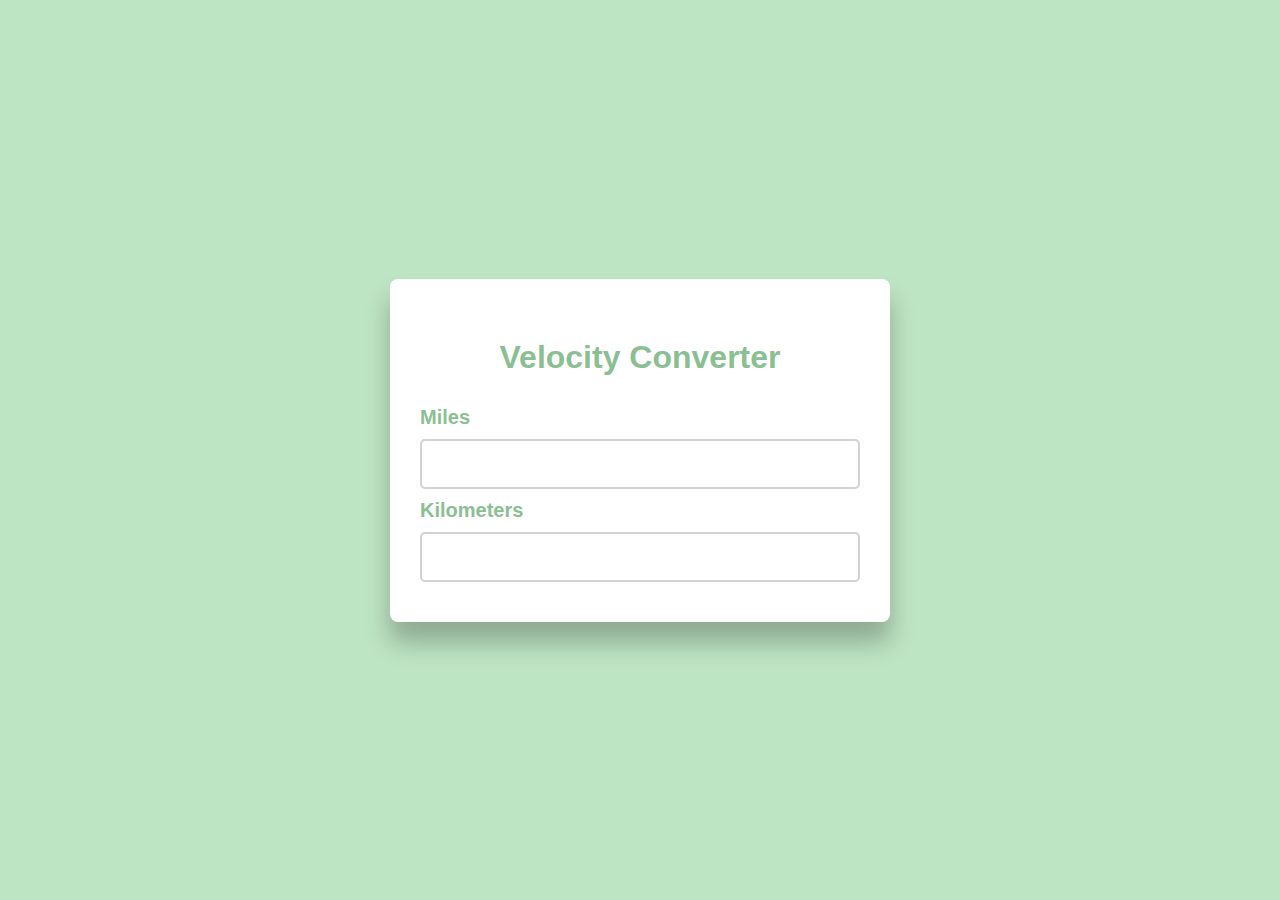
<file: index.html>
<!DOCTYPE html>
<html lang="en">

<head>
    <meta charset="UTF-8">
    <meta http-equiv="X-UA-Compatible" content="IE=edge">
    <meta name="viewport" content="width=device-width, initial-scale=1.0">
    <link rel="shortcut icon" type="image/x-icon" href="images/favicon.ico">
    <link rel="stylesheet" href="./styles/style.css">
    <title>Velocity Converter</title>
</head>

<body>
    <div class="container-velocity">
        <div class="inputs-velocity">
            <h1 class="titulo-velocity">Velocity Converter</h1>
            <label for="miles" class="label-velocity">Miles</label>
            <input type="number" name="miles" id="miles" class="input-velocity">
            <label for="kilometers" class="label-velocity">Kilometers</label>
            <input type="number" name="kilometers" id="kilometers" class="input-velocity">
        </div>
    </div>
    <script src="./scripts/script.js"></script>
</body>

</html>
</file>
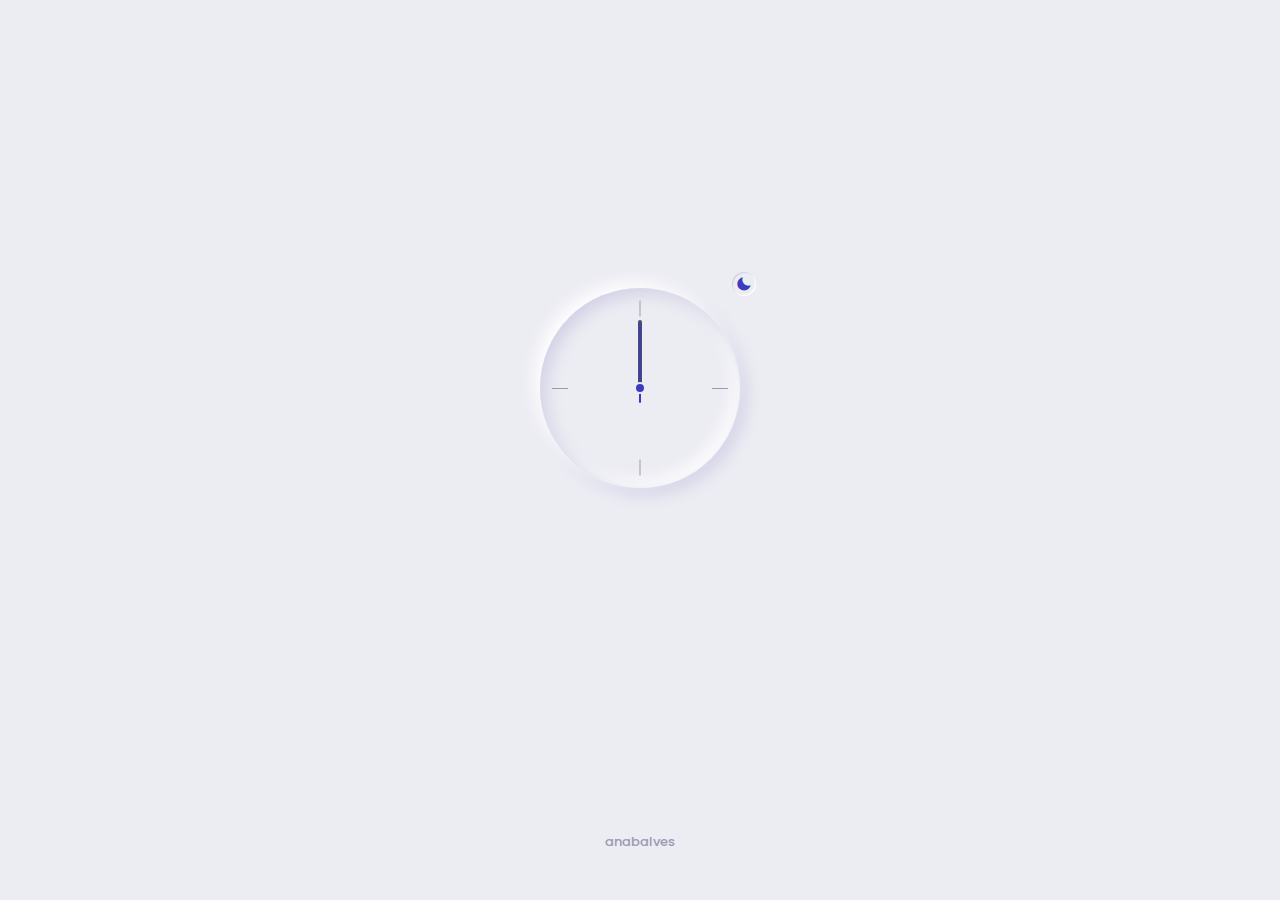
<file: analog-clock/index.html>
<!DOCTYPE html>
<html lang="en">
<head>
    <meta charset="UTF-8">
    <meta http-equiv="X-UA-Compatible" content="IE=edge">
    <meta name="viewport" content="width=device-width, initial-scale=1.0">
    <link rel="shortcut icon" type="image/x-icon" href="images/favicon.ico">
    <link rel="stylesheet" href="https://cdn.jsdelivr.net/npm/boxicons@latest/css/boxicons.min.css">
    <link rel="stylesheet" href="./styles/style.css">
    <title>Analog Clock</title>
</head>
<body>
    <section class="clock container">
        <div class="clock__container grid">

            <div class="clock__content grid">

                <div class="clock__circle">

                    <span class="clock__twelve"></span>
                    <span class="clock__three"></span>
                    <span class="clock__six"></span>
                    <span class="clock__nine"></span>

                    <div class="clock__rounder"></div>
                    <div class="clock__hour" id="clock-hour"></div>
                    <div class="clock__minutes" id="clock-minutes"></div>
                    <div class="clock__seconds" id="clock-seconds"></div>

                    <div class="clock__theme">
                        <i class='bx bxs-moon' id="theme-button"></i>
                    </div>

                </div>

                <div>

                    <div class="clock__text">
                        <div class="clock__text-hour" id="text-hour"></div>
                        <div class="clock__text-minutes" id="text-minutes"></div>
                        <div class="clock__text-ampm" id="text-ampm"></div>
                    </div>

                    <div class="clock__date">
                        <span id="date-day"></span>
                        <span id="date-month"></span>
                        <span id="date-year"></span>
                    </div>

                </div>

            </div>

            <a href="https://github.com/anabalves" target="_blank" class="clock__logo">anabalves</a>

        </div>   
    </section>
    <script src="./scripts/script.js"></script>
</body>
</html>
</file>
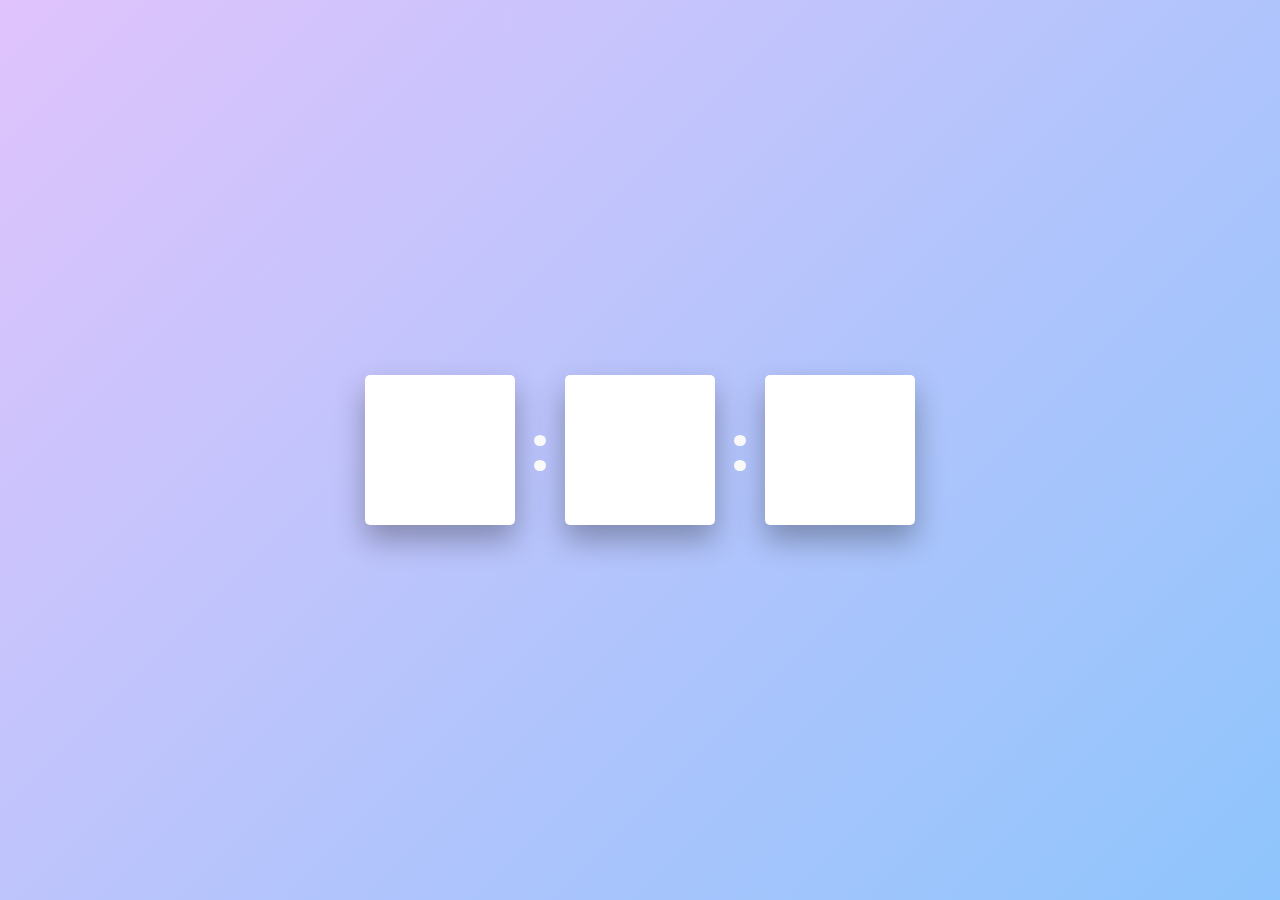
<file: digital-clock/index.html>
<!DOCTYPE html>
<html lang="en">

<head>
    <meta charset="UTF-8">
    <meta http-equiv="X-UA-Compatible" content="IE=edge">
    <meta name="viewport" content="width=device-width, initial-scale=1.0">
    <link rel="shortcut icon" type="image/x-icon" href="images/favicon.ico">
    <link rel="stylesheet" href="./styles/style.css">
    <title>Digital Clock</title>
</head>

<body>
    <div class="time">
        <div id="hour"></div>
        <span>:</span>
        <div id="minutes"></div>
        <span>:</span>
        <div id="seconds"></div>
    </div>
    <div class="date">
        <span id="dayname"></span>
        <span id="month"></span>
        <span id="daynum"></span>
        <span id="year"></span>
    </div>
    <script src="./scripts/script.js"></script>
</body>

</html>
</file>
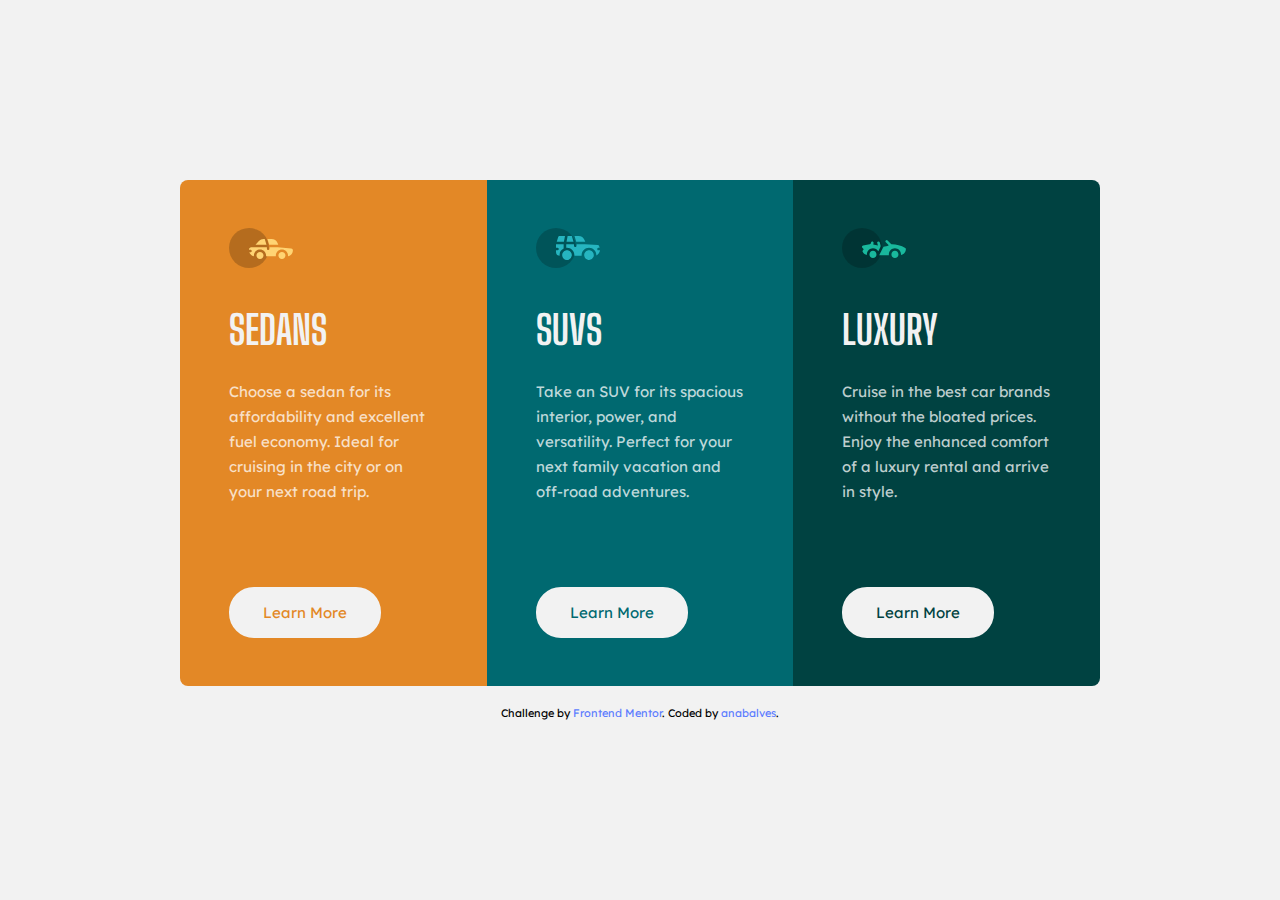
<file: fm-3-column-preview-card-component/index.html>
<!DOCTYPE html>
<html lang="en">
<head>
  <meta charset="UTF-8">
  <meta name="viewport" content="width=device-width, initial-scale=1.0">
  <!-- displays site properly based on user's device -->
  <link rel="icon" type="image/png" sizes="32x32" href="./images/favicon-32x32.png">
  <title>Frontend Mentor | 3-column preview card component</title>
  <link rel="stylesheet" href="./styles/style.css" />
</head>
<body>
  <main>
    <div class="cards">

      <div class="card bg-card-one">
        <div class="card-icon">
          <img src="./images/icon-sedans.svg" alt="icon-sedans">
        </div>
        <h1 class="card-title">Sedans</h1>
        <p class="card-description">Choose a sedan for its affordability and excellent fuel economy. Ideal for cruising in the
          city
          or on your next road trip.</p>
        <button class="card-button text-btn-one">Learn More</button>
      </div>

      <div class="card bg-card-two">
        <div class="card-icon">
          <img src="./images/icon-suvs.svg" alt="icon-suvs">
        </div>
        <h1 class="card-title">SUVs</h1>
        <p class="card-description">Take an SUV for its spacious interior, power, and versatility. Perfect for your next family
          vacation
          and off-road adventures.</p>
        <button class="card-button text-btn-two">Learn More</button>
      </div>

      <div class="card bg-card-three">
        <div class="card-icon">
          <img src="./images/icon-luxury.svg" alt="icon-luxury">
        </div>
        <h1 class="card-title">Luxury</h1>
        <p class="card-description">Cruise in the best car brands without the bloated prices. Enjoy the enhanced comfort of a luxury
          rental and arrive in style.</p>
        <button class="card-button text-btn-three">Learn More</button>
      </div>

    </div>

    <div class="attribution">
      Challenge by
      <a href="https://www.frontendmentor.io/solutions/3column-preview-card-component-ZqB_5WaJ1_" target="_blank">Frontend
        Mentor</a>. Coded by
      <a href="https://github.com/anabalves" target="_blank">anabalves</a>.
    </div>
    
  </main>
</body>
</html>
</file>
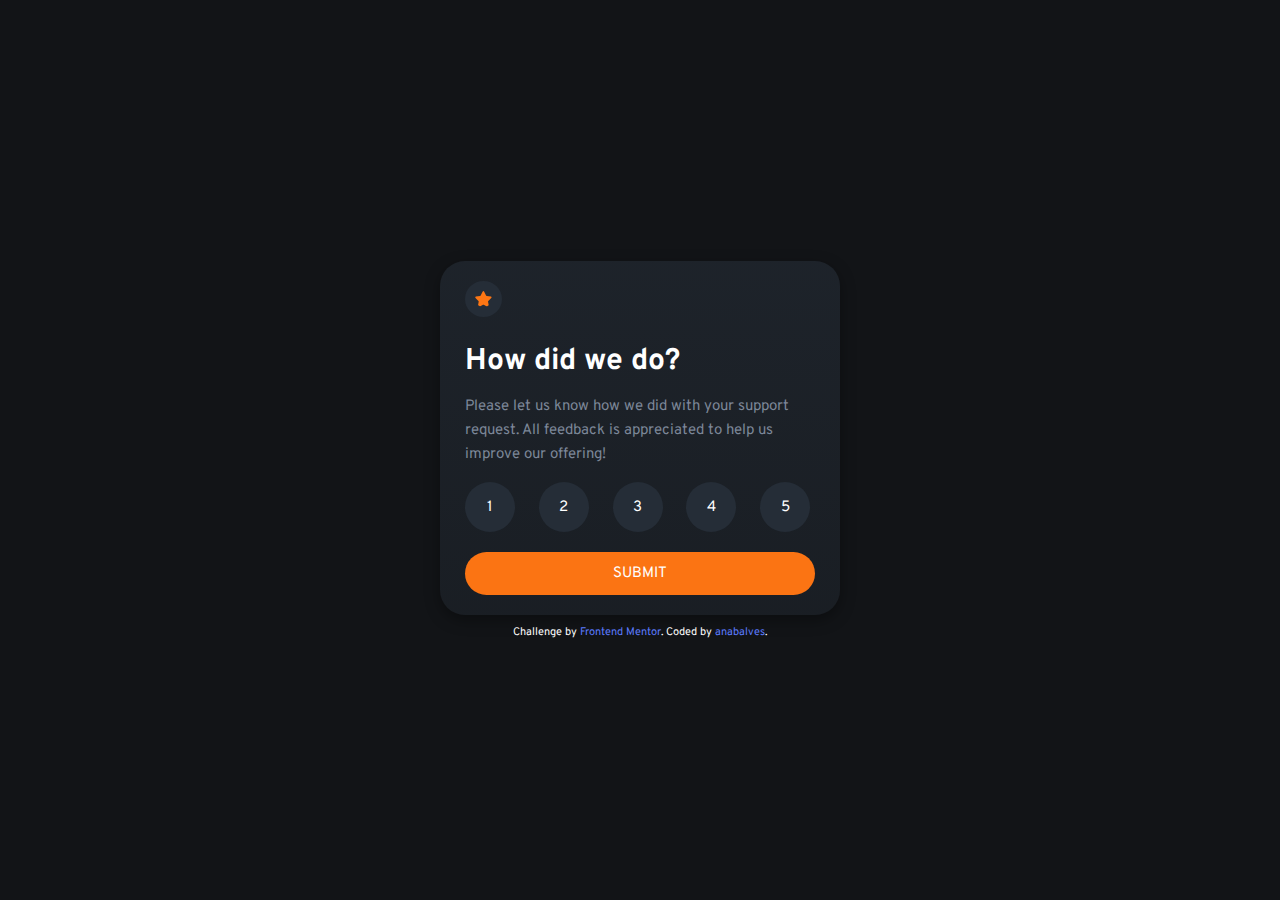
<file: fm-interactive-rating-component/index.html>
<!DOCTYPE html>
<html lang="en">
  <head>
    <meta charset="UTF-8" />
    <meta name="viewport" content="width=device-width, initial-scale=1.0" />
    <!-- displays site properly based on user's device -->
    <link
      rel="icon"
      type="image/png"
      sizes="32x32"
      href="./images/favicon-32x32.png"
    />
    <title>Frontend Mentor | Interactive rating component</title>
    <link rel="stylesheet" href="./styles/style.css" />
  </head>
  <body>
    <main>
      <div class="rating-card">
        <div class="rating-card__content">
          <img src="./images/icon-star.svg" alt="star" class="star" />
          <h1 class="rating-card__title">How did we do?</h1>
          <p class="rating-card__description">
            Please let us know how we did with your support request. All feedback
            is appreciated to help us improve our offering!
          </p>
          <form class="form">
            <div>
              <div class="form__radio-group">
                <input
                  type="radio"
                  id="rate-1"
                  class="form__radio-input"
                  name="rate-value"
                  value="1"
                />
                <label for="rate-1" class="form__radio-label">
                  <span class="form__radio-button">
                    <span>1</span>
                  </span>
                </label>
              </div>
              <div class="form__radio-group">
                <input
                  type="radio"
                  id="rate-2"
                  class="form__radio-input"
                  name="rate-value"
                  value="2"
                />
                <label for="rate-2" class="form__radio-label">
                  <span class="form__radio-button">
                    <span>2</span>
                  </span>
                </label>
              </div>
              <div class="form__radio-group">
                <input
                  type="radio"
                  id="rate-3"
                  class="form__radio-input"
                  name="rate-value"
                  value="3"
                />
                <label for="rate-3" class="form__radio-label">
                  <span class="form__radio-button">
                    <span>3</span>
                  </span>
                </label>
              </div>
              <div class="form__radio-group">
                <input
                  type="radio"
                  id="rate-4"
                  class="form__radio-input"
                  name="rate-value"
                  value="4"
                />
                <label for="rate-4" class="form__radio-label">
                  <span class="form__radio-button">
                    <span>4</span>
                  </span>
                </label>
              </div>
              <div class="form__radio-group">
                <input
                  type="radio"
                  id="rate-5"
                  class="form__radio-input"
                  name="rate-value"
                  value="5"
                />
                <label for="rate-5" class="form__radio-label">
                  <span class="form__radio-button">
                    <span>5</span>
                  </span>
                </label>
              </div>
            </div>
            <button class="form__button" type="submit">Submit</button>
          </form>
        </div>
      </div>
      <div class="attribution">
        Challenge by <a href="https://www.frontendmentor.io/solutions/interactive-rating-component-rxlQ6QuJ3D" target="_blank">Frontend Mentor</a>. 
        Coded by <a href="https://github.com/anabalves" target="_blank">anabalves</a>.
      </div>
    </main>
    <script src="./scripts/script.js" defer></script>
  </body>
</html>
</file>
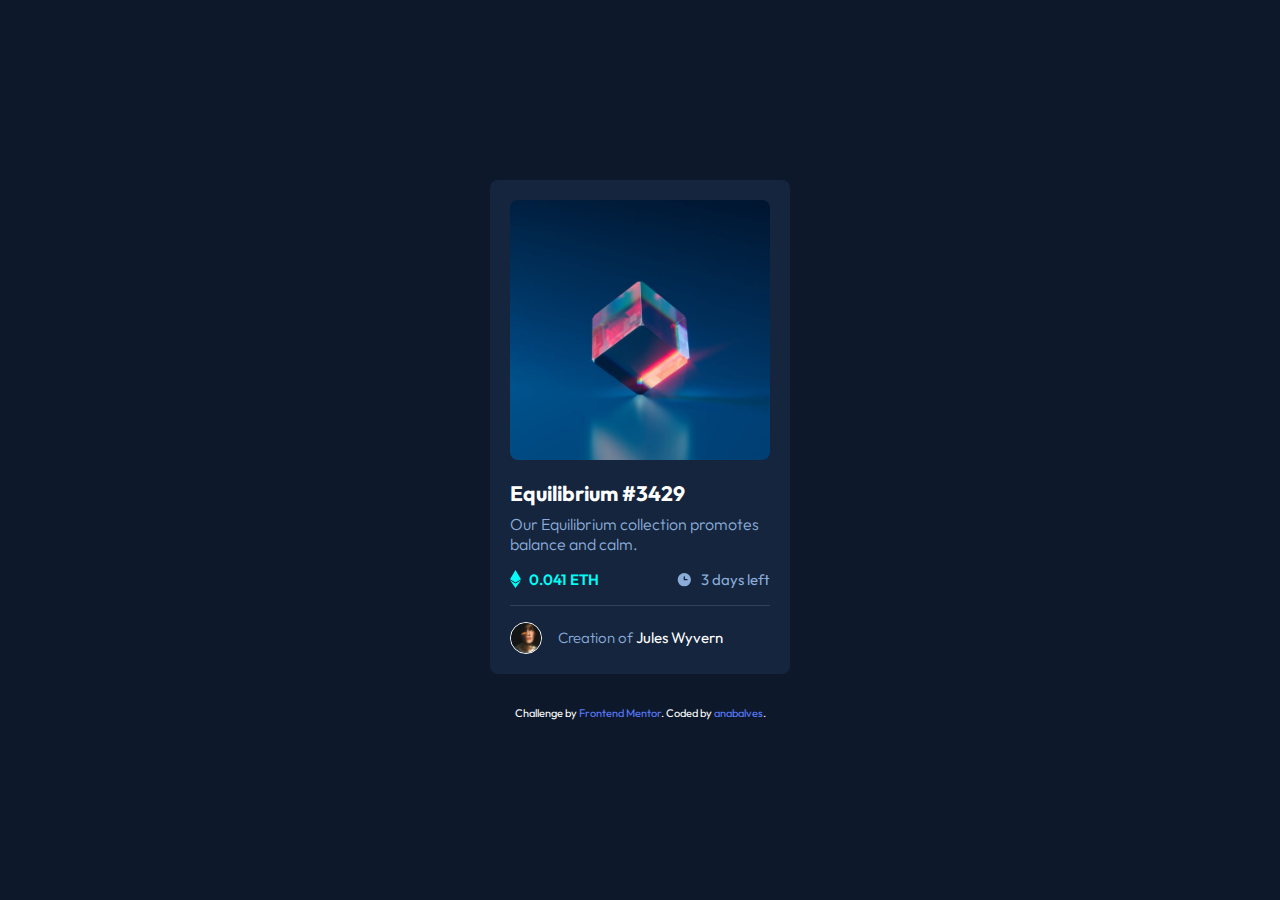
<file: fm-nft-preview-card-component/index.html>
<!DOCTYPE html>
<html lang="en">
<head>
  <meta charset="UTF-8">
  <meta name="viewport" content="width=device-width, initial-scale=1.0"> <!-- displays site properly based on user's device -->
  <link rel="icon" type="image/png" sizes="32x32" href="./images/favicon-32x32.png">
  <title>Frontend Mentor | NFT preview card component</title>
  <link rel="stylesheet" href="./styles/style.css">
</head>
<body>
  <main>
    <div class="card">
      <div class="card-header">
        <img src="./images/image-equilibrium.jpg" alt="image-equilibrium">
        <div>
          <img src="./images/icon-view.svg" alt="icon-view">
        </div>
      </div>
      <div class="card-content">
        <h1>Equilibrium #3429</h1>
        <p>Our Equilibrium collection promotes balance and calm.</p>
        <ul>
          <li><img src="./images/icon-ethereum.svg" alt="icon-ethereum">0.041 ETH</li>
          <li><img src="./images/icon-clock.svg" alt="icon-clock">3 days left</li>
        </ul>
      </div>
      <div class="card-footer">
        <img src="./images/image-avatar.png" alt="image-avatar">
        <p>Creation of <span>Jules Wyvern</span></p>
      </div>
    </div>
    <div class="attribution">
      Challenge by <a href="https://www.frontendmentor.io/solutions/nft-preview-card-component-T75MrD-7SC" target="_blank">Frontend Mentor</a>. 
      Coded by <a href="https://github.com/anabalves" target="_blank">anabalves</a>.
    </div>
  </main>
</body>
</html>
</file>
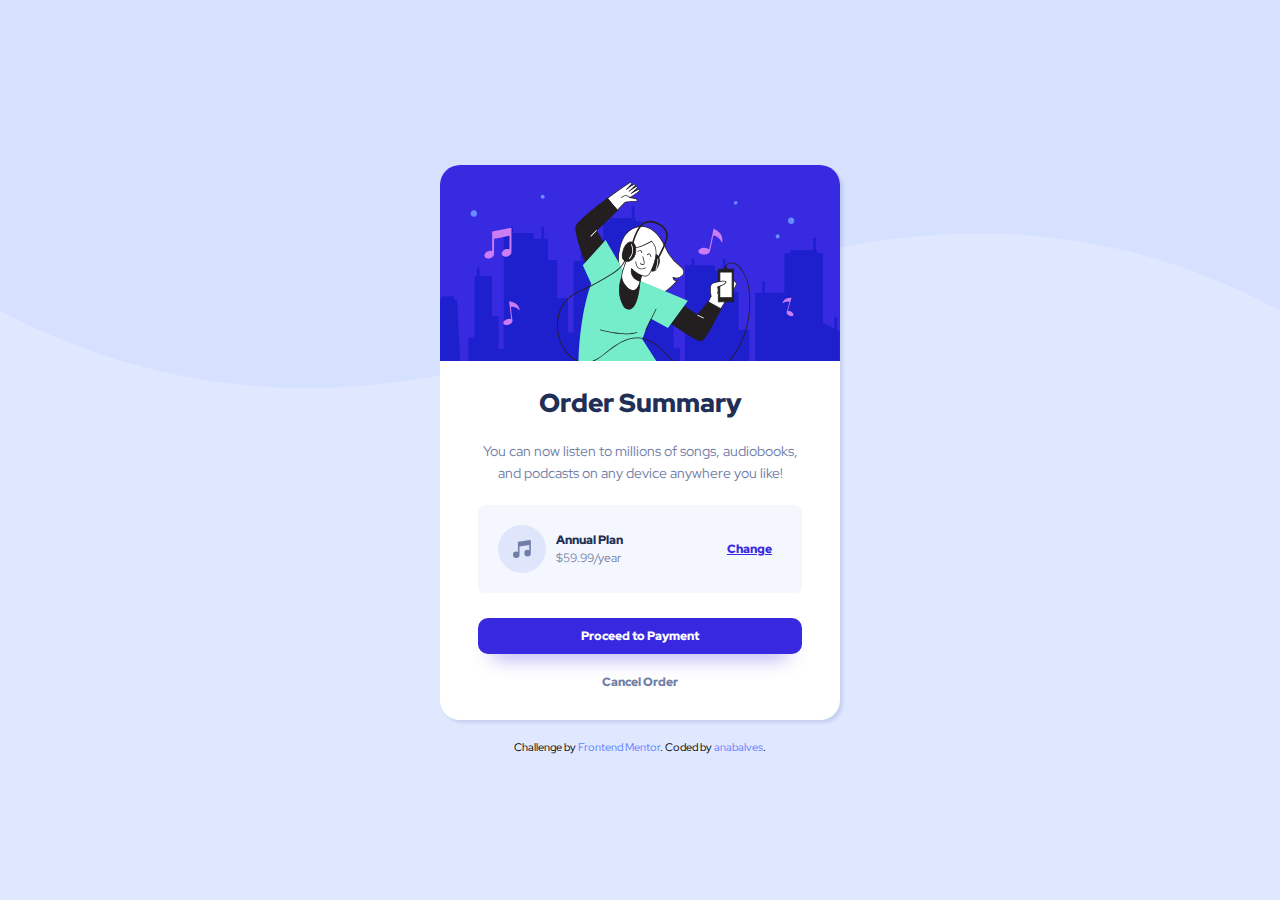
<file: fm-order-summary-component/index.html>
<!DOCTYPE html>
<html lang="en">
  <head>
    <meta charset="UTF-8" />
    <meta name="viewport" content="width=device-width, initial-scale=1.0" />
    <!-- displays site properly based on user's device -->
    <link
      rel="icon"
      type="image/png"
      sizes="32x32"
      href="./images/favicon-32x32.png"
    />
    <title>Frontend Mentor | Order summary card</title>
    <link rel="stylesheet" href="./styles/style.css" />
  </head>
  <body>
    <main>
      <div class="card">
        <div class="card-image">
          <img src="./images/illustration-hero.svg" alt="illustration-hero" />
        </div>
        <div class="card-content">
          <h1 class="card-title">Order Summary</h1>
          <p class="card-subtitle">
            You can now listen to millions of songs, audiobooks, and podcasts on
            any device anywhere you like!
          </p>
          <div class="card-plan">
            <div class="card-plan-left">
              <img src="./images/icon-music.svg" alt="icon-music" />
              <div>
                <h1>Annual Plan</h1>
                <p>$59.99/year</p>
              </div>
            </div>
            <div class="card-plan-right">
              <button class="btn-change">Change</button>
            </div>
          </div>
          <div class="card-buttons">
            <button class="btn-proceed">Proceed to Payment</button>
            <button class="btn-cancel">Cancel Order</button>
          </div>
        </div>
      </div>
      <div class="attribution">
        Challenge by
        <a
          href="https://www.frontendmentor.io/solutions/order-summary-component-wNLFPufv3_"
          target="_blank"
          >Frontend Mentor</a
        >. Coded by
        <a href="https://github.com/anabalves" target="_blank">anabalves</a>.
      </div>
    </main>
  </body>
</html>
</file>
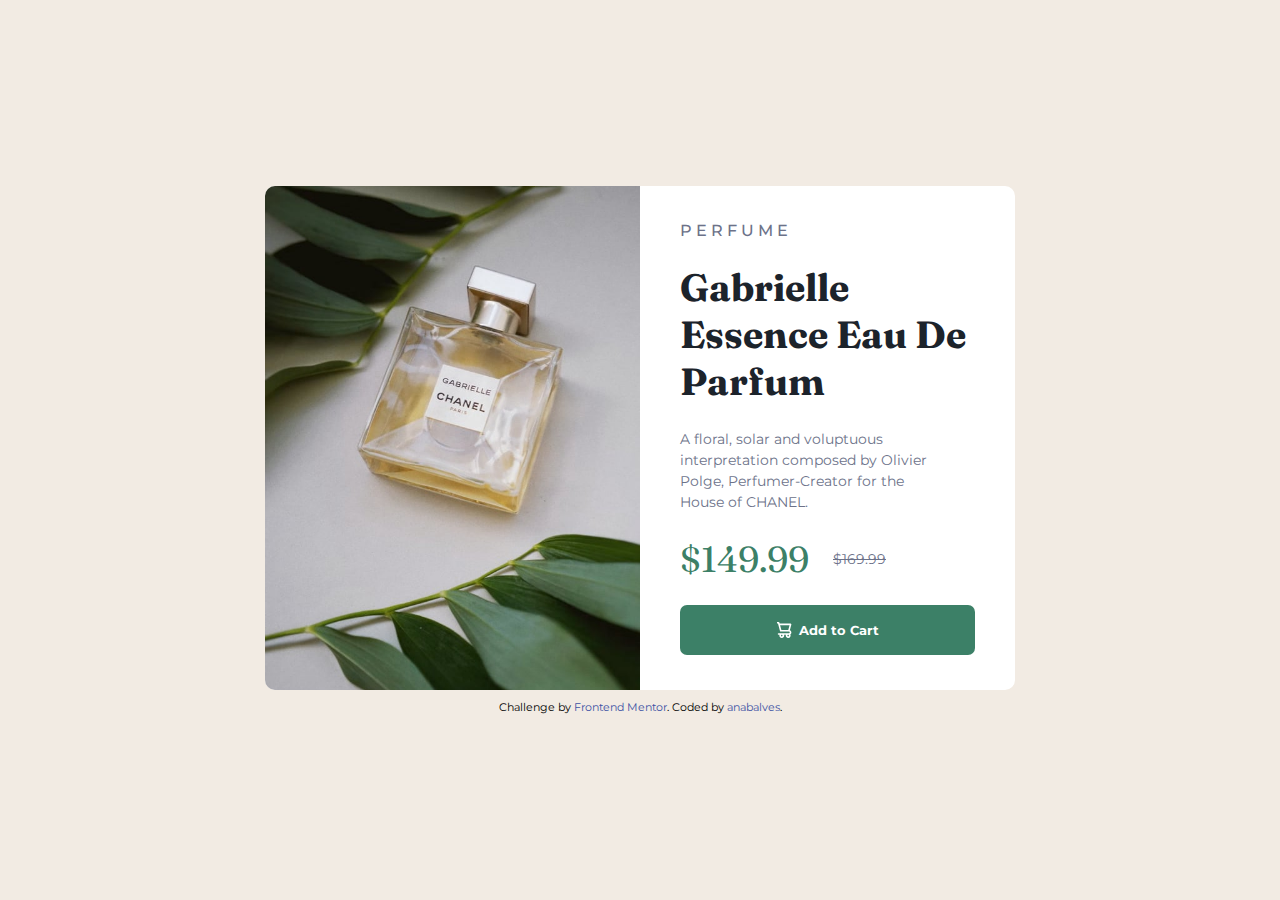
<file: fm-product-preview-card-component/index.html>
<!DOCTYPE html>
<html lang="en">
<head>
  <meta charset="UTF-8">
  <meta name="viewport" content="width=device-width, initial-scale=1.0"> <!-- displays site properly based on user's device -->
  <link rel="icon" type="image/png" sizes="32x32" href="./images/favicon-32x32.png">
  <title>Frontend Mentor | Product preview card component</title>
  <link rel="stylesheet" href="./styles/style.css">
</head>
<body>
<main>
  <div class="card">
    <div class="left"></div>
    <div class="right">
      <p class="item-category">Perfume</p>
      <h1>Gabrielle Essence Eau De Parfum</h1>
      <p class="description">A floral, solar and voluptuous interpretation composed by Olivier Polge, 
        Perfumer-Creator for the House of CHANEL.</p>
        <div class="prices">
          <p class="prices-updated">$149.99</p>
          <p class="prices-previous">$169.99</p>
        </div>
        <button>
          <img src="images/icon-cart.svg" alt="">
          Add to Cart
        </button>
    </div>
  </div>
  <div class="attribution">
    Challenge by <a href="https://www.frontendmentor.io/solutions/product-preview-card-component-aCgwIdnVHM" target="_blank">Frontend Mentor</a>. 
    Coded by <a href="https://github.com/anabalves" target="_blank">anabalves</a>.
  </div>
</main>
</body>
</html>
</file>
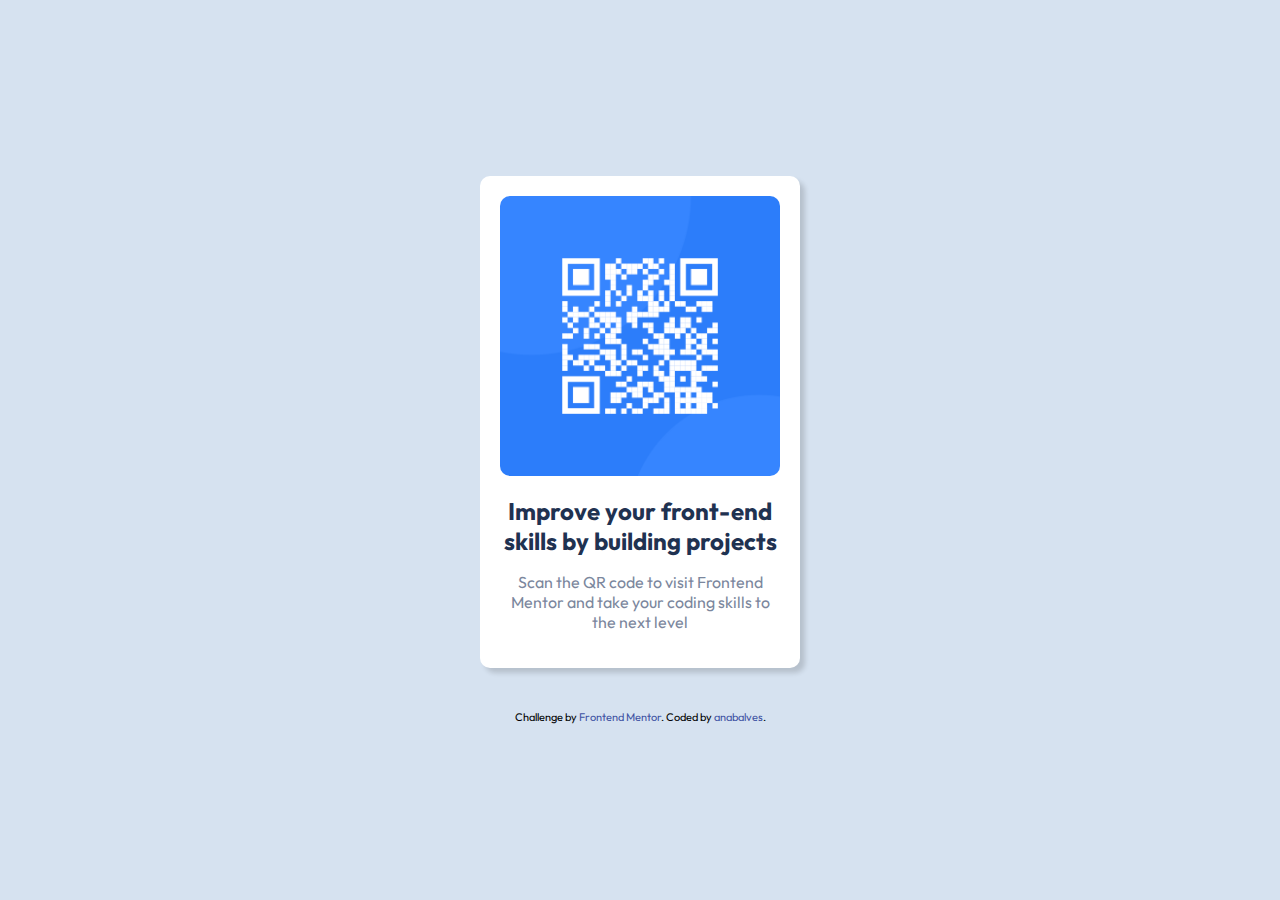
<file: fm-qr-code-component/index.html>
<!DOCTYPE html>
<html lang="en">
<head>
  <meta charset="UTF-8">
  <meta name="viewport" content="width=device-width, initial-scale=1.0"> <!-- displays site properly based on user's device -->
  <link rel="icon" type="image/png" sizes="32x32" href="./images/favicon-32x32.png">
  <title>Frontend Mentor | QR code component</title>
  <link rel="stylesheet" href="./styles/style.css">
</head>
<body>
  <main>
    <div class="card">
      <img src="./images/image-qr-code.png" alt="">
      <h1>Improve your front-end skills by building projects</h1>
      <p>Scan the QR code to visit Frontend Mentor and take your coding skills to the next level</p>
    </div>
    <div class="attribution">
      Challenge by <a href="https://www.frontendmentor.io/solutions/qr-code-component-nIpjQjooMs" target="_blank">Frontend Mentor</a>. 
      Coded by <a href="https://github.com/anabalves" target="_blank">anabalves</a>.
    </div>
  </main>
</body>
</html>
</file>
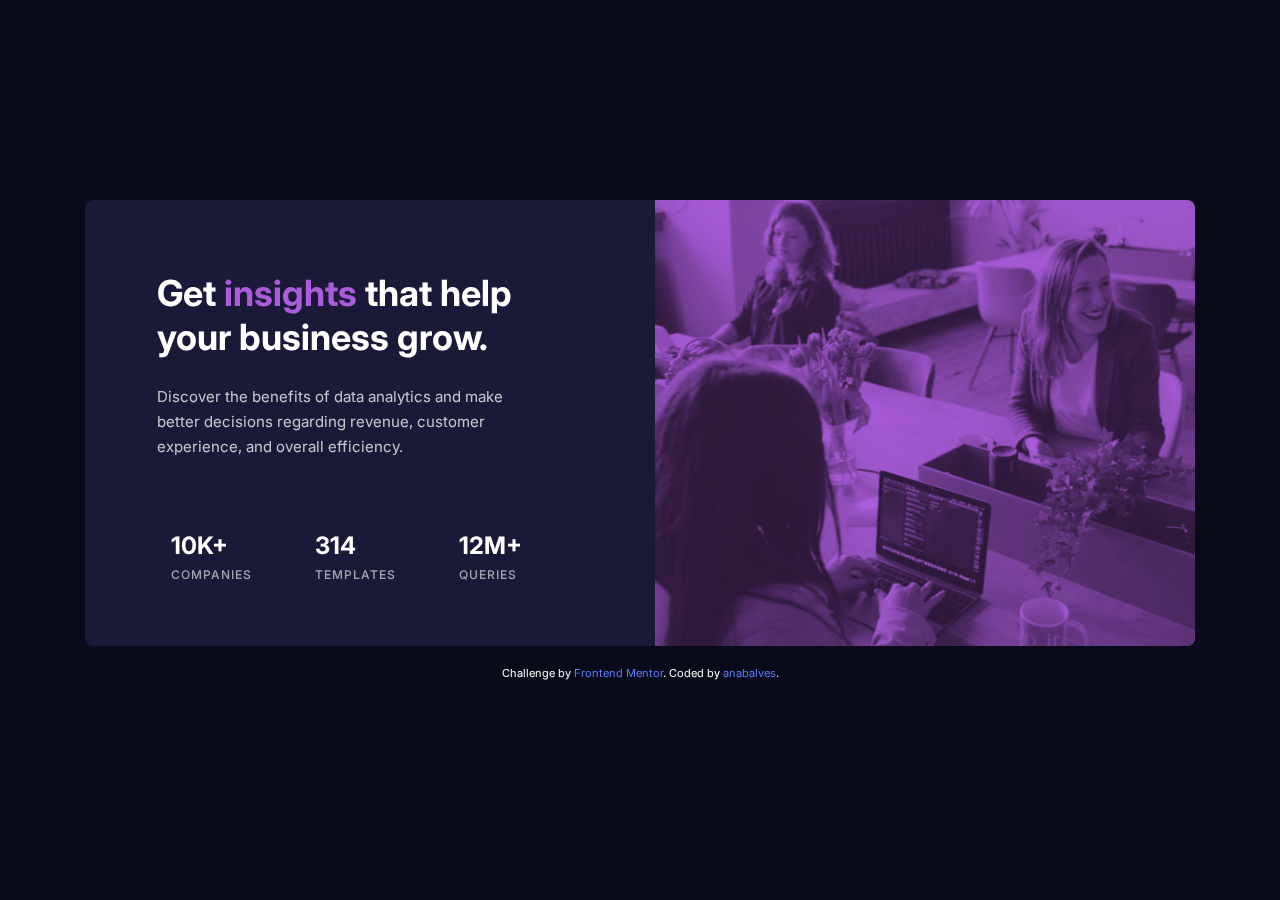
<file: fm-stats-preview-card-component/index.html>
<!DOCTYPE html>
<html lang="en">
  <head>
    <meta charset="UTF-8" />
    <meta name="viewport" content="width=device-width, initial-scale=1.0" />
    <!-- displays site properly based on user's device -->
    <link
      rel="icon"
      type="image/png"
      sizes="32x32"
      href="./images/favicon-32x32.png"
    />
    <title>Frontend Mentor | Stats preview card component</title>
    <link rel="stylesheet" href="./styles/style.css" />
  </head>
  <body>
    <main>
      <div class="card">
        <div class="card-content__img">
          <img src="./images/image-header-mobile.jpg" alt="image-header-mobile">
        </div>
        <div class="card-content__info">
          <h1 class="info__title">Get <span>insights</span> that help your business grow.</h1>
          <p class="info__subtitle">
            Discover the benefits of data analytics and make better decisions
            regarding revenue, customer experience, and overall efficiency.
          </p>
          <div class="info__attributes">
            <div class="attribute">
              <h1 class="highlight">10k+</h1>
              <p class="complement">companies</p>
            </div>
            <div class="attribute">
              <h1 class="highlight">314</h1>
              <p class="complement">templates</p>
            </div>
            <div class="attribute">
              <h1 class="highlight">12m+</h1>
              <p class="complement">queries</p>
            </div>
          </div>
        </div>
      </div>
      <div class="attribution">
        Challenge by
        <a
          href="https://www.frontendmentor.io/solutions/stats-preview-card-component-id3C2tpz3q"
          target="_blank"
          >Frontend Mentor</a
        >. Coded by
        <a href="https://github.com/anabalves" target="_blank">anabalves</a>.
      </div>
    </main>
  </body>
</html>
</file>
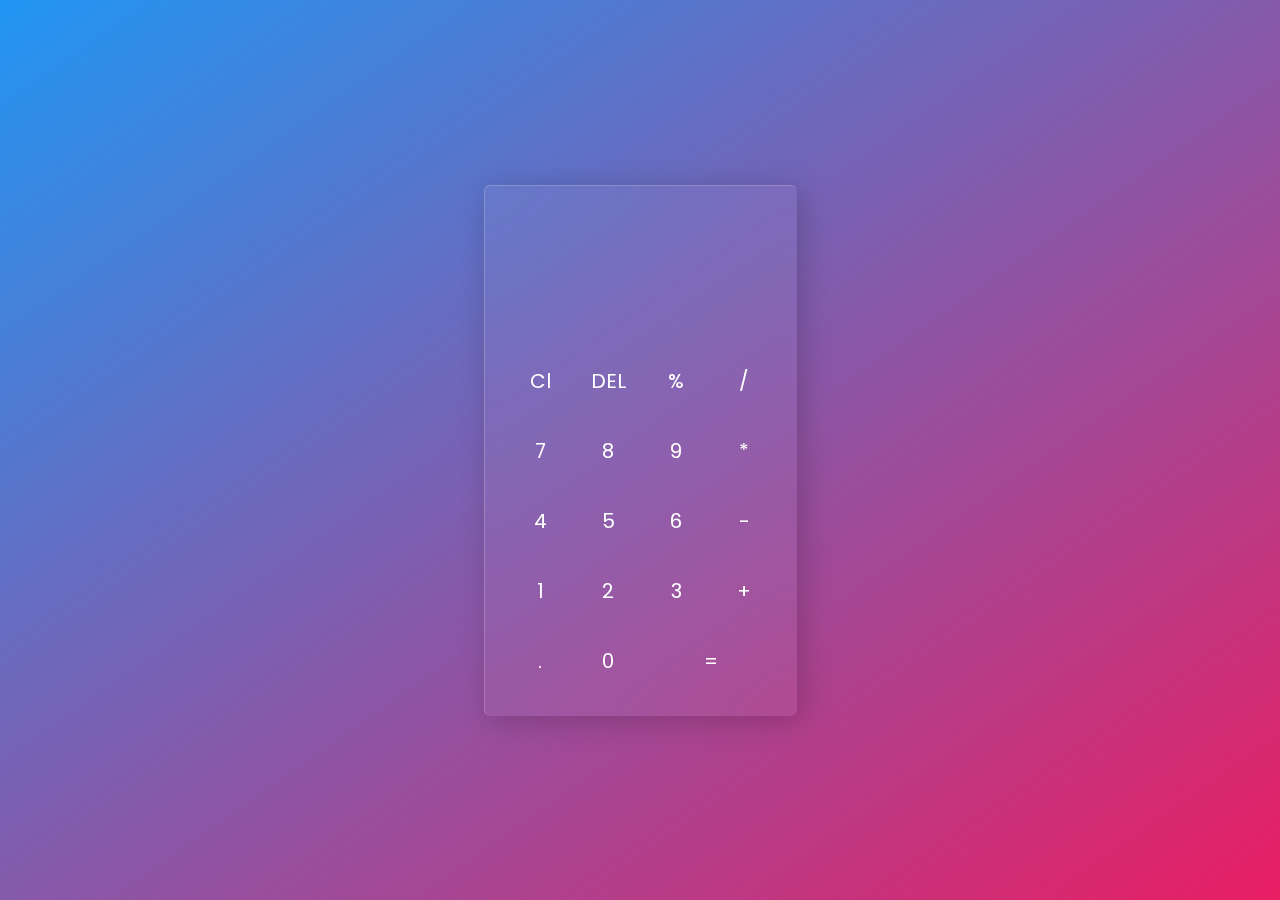
<file: glassmorphic-calculator/index.html>
<!DOCTYPE html>
<html lang="en">
<head>
    <meta charset="UTF-8">
    <meta http-equiv="X-UA-Compatible" content="IE=edge">
    <meta name="viewport" content="width=device-width, initial-scale=1.0">
    <link rel="stylesheet" href="./styles/style.css">
    <link rel="shortcut icon" type="image/x-icon" href="images/favicon.ico">
    <title>Glassmorphism Calculator</title>
</head>
<body>
    <div class="container">
        <div class="calculator">
            <input type="text" readonly id="output-screen">
            <button onclick="Clear()">Cl</button>
            <button onclick="del()">DEL</button>
            <button onclick="display('%')">%</button>
            <button onclick="display('/')">/</button>
            <button onclick="display('7')">7</button>
            <button onclick="display('8')">8</button>
            <button onclick="display('9')">9</button>
            <button onclick="display('*')">*</button>
            <button onclick="display('4')">4</button>
            <button onclick="display('5')">5</button>
            <button onclick="display('6')">6</button>
            <button onclick="display('-')">-</button>
            <button onclick="display('1')">1</button>
            <button onclick="display('2')">2</button>
            <button onclick="display('3')">3</button>
            <button onclick="display('+')">+</button>
            <button onclick="display('.')">.</button>
            <button onclick="display('0')">0</button>
            <button onclick="Calculate()" class="equal">=</button>
        </div>
    </div>
    <script src="./scripts/vanilla-tilt.js"></script>
    <script src="./scripts/script.js"></script>
</body>
</html>
</file>
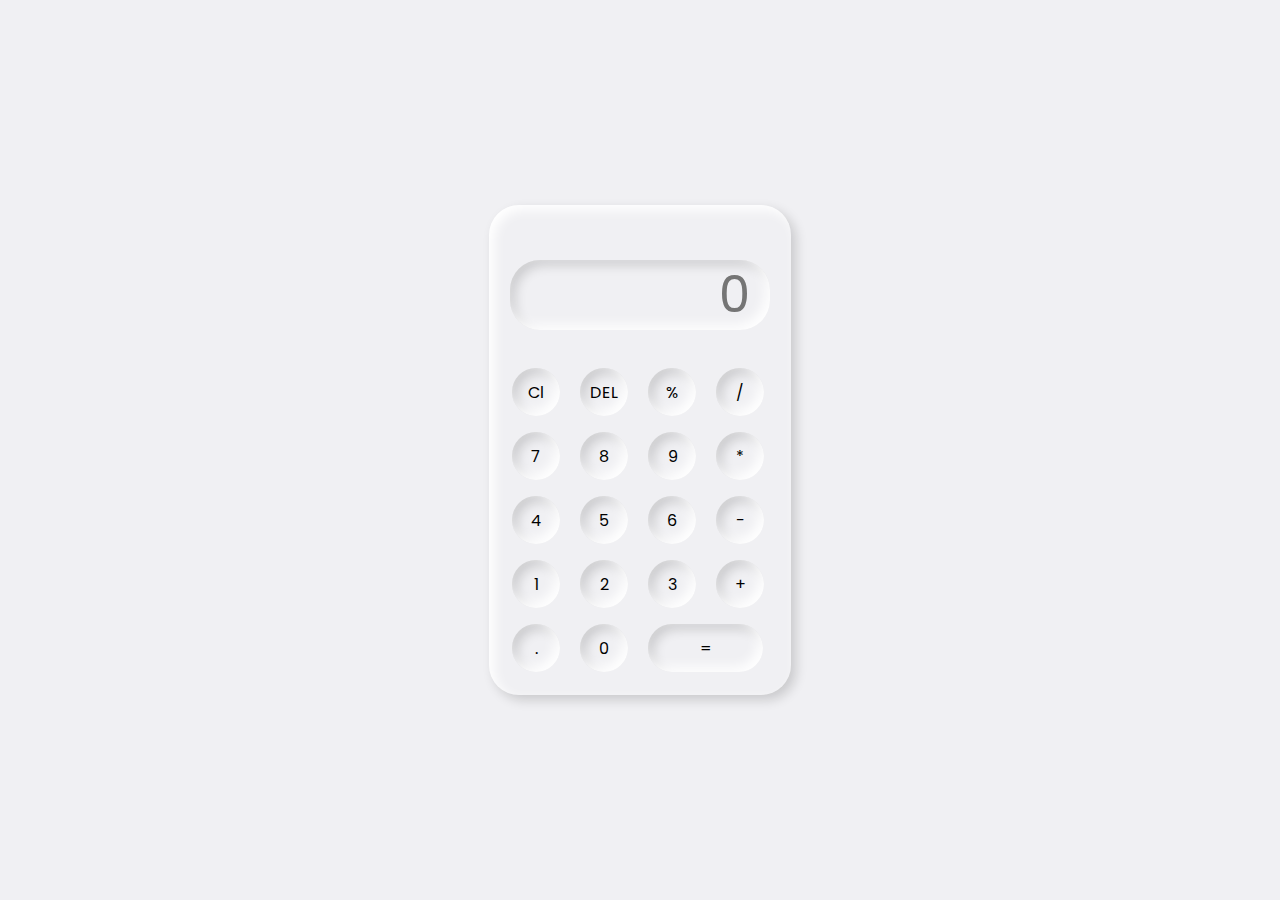
<file: neumorphic-calculator/index.html>
<!DOCTYPE html>
<html lang="en">
<head>
    <meta charset="UTF-8">
    <meta http-equiv="X-UA-Compatible" content="IE=edge">
    <meta name="viewport" content="width=device-width, initial-scale=1.0">
    <link rel="stylesheet" href="./styles/style.css">
    <link rel="shortcut icon" type="image/x-icon" href="images/favicon.ico">
    <title>Neumorphic Calculator</title>
</head>
<body>
    <div class="container">
        <div class="calculator">
            <input type="text" readonly placeholder="0" id="output-screen">
            <button onclick="Clear()">Cl</button>
            <button onclick="del()">DEL</button>
            <button onclick="display('%')">%</button>
            <button onclick="display('/')">/</button>
            <button onclick="display('7')">7</button>
            <button onclick="display('8')">8</button>
            <button onclick="display('9')">9</button>
            <button onclick="display('*')">*</button>
            <button onclick="display('4')">4</button>
            <button onclick="display('5')">5</button>
            <button onclick="display('6')">6</button>
            <button onclick="display('-')">-</button>
            <button onclick="display('1')">1</button>
            <button onclick="display('2')">2</button>
            <button onclick="display('3')">3</button>
            <button onclick="display('+')">+</button>
            <button onclick="display('.')">.</button>
            <button onclick="display('0')">0</button>
            <button onclick="Calculate()" class="equal">=</button>
        </div>
    </div>
    <script src="./scripts/script.js"></script>
</body>
</html>
</file>
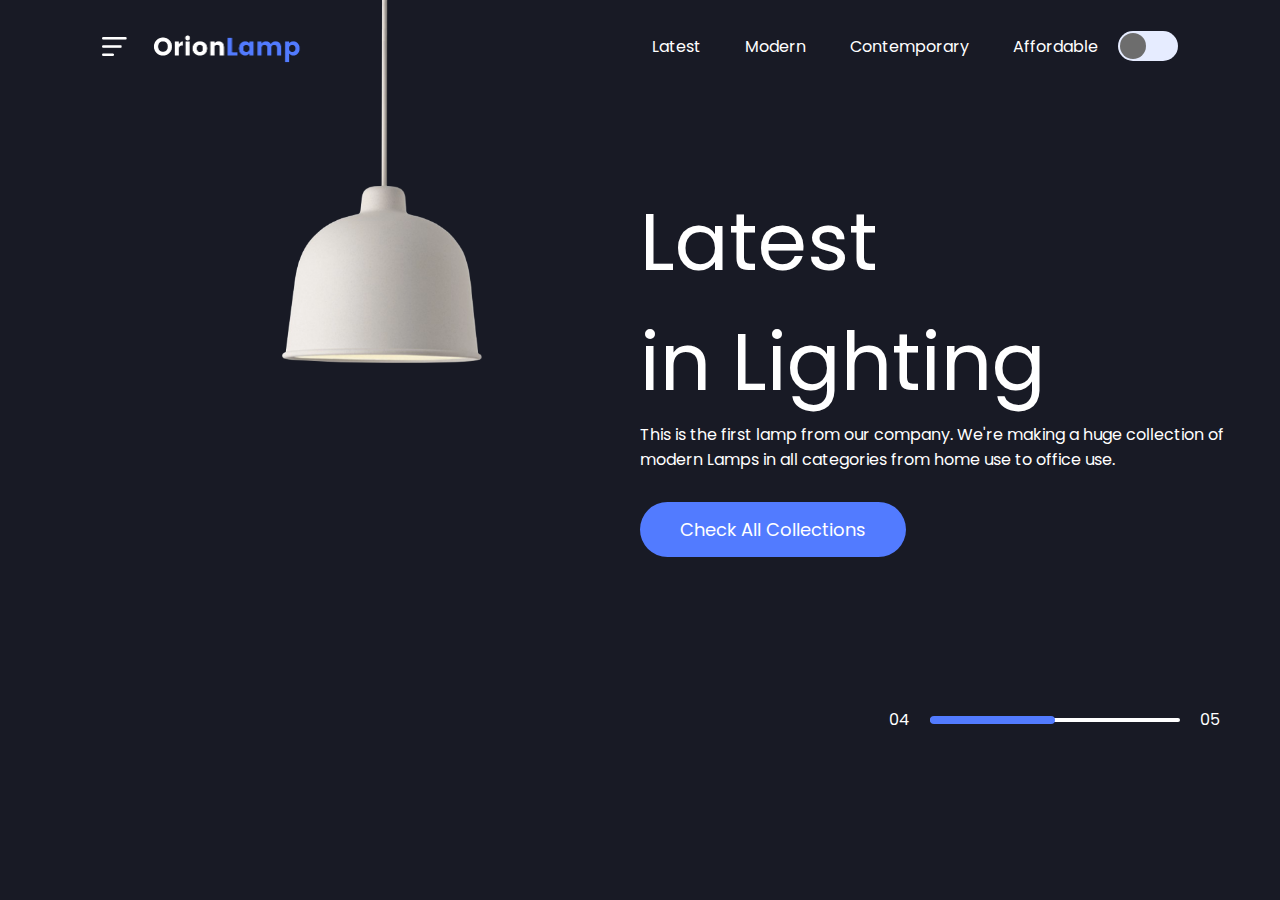
<file: orion-lamp/index.html>
<!DOCTYPE html>
<html lang="en">
<head>
    <meta charset="UTF-8">
    <meta http-equiv="X-UA-Compatible" content="IE=edge">
    <meta name="viewport" content="width=device-width, initial-scale=1.0">
    <title>OrionLamp</title>
    <link rel="stylesheet" href="./styles/style.css">
</head>
<body>
    <div class="hero">
        <nav>
            <img src="images/menu.png" class="menu-img">
            <img src="images/logo.png" class="logo">
            <ul>
                <li><a href="">Latest</a></li>
                <li><a href="">Modern</a></li>
                <li><a href="">Contemporary</a></li>
                <li><a href="">Affordable</a></li>
            </ul>
            <button type="button" onclick="toggleBtn()" id="btn"><span></span></button>
        </nav>
        <div class="lamp-container">
            <img src="images/lamp.png" class="lamp">
            <img src="images/light.png" class="light" id="light">
        </div>
        <div class="text-container">
            <h1>Latest<br>in Lighting</h1>
            <p>This is the first lamp from our company. We're making a huge collection of modern Lamps in all categories from home use to office use.</p>
            <a href="">Check All Collections</a>
            <div class="control">
                <p>04</p>
                <div class="line"><span></span></div>
                <p>05</p>
            </div>
        </div>
    </div>
    <script src="./scripts/script.js"></script>
</body>
</html>
</file>
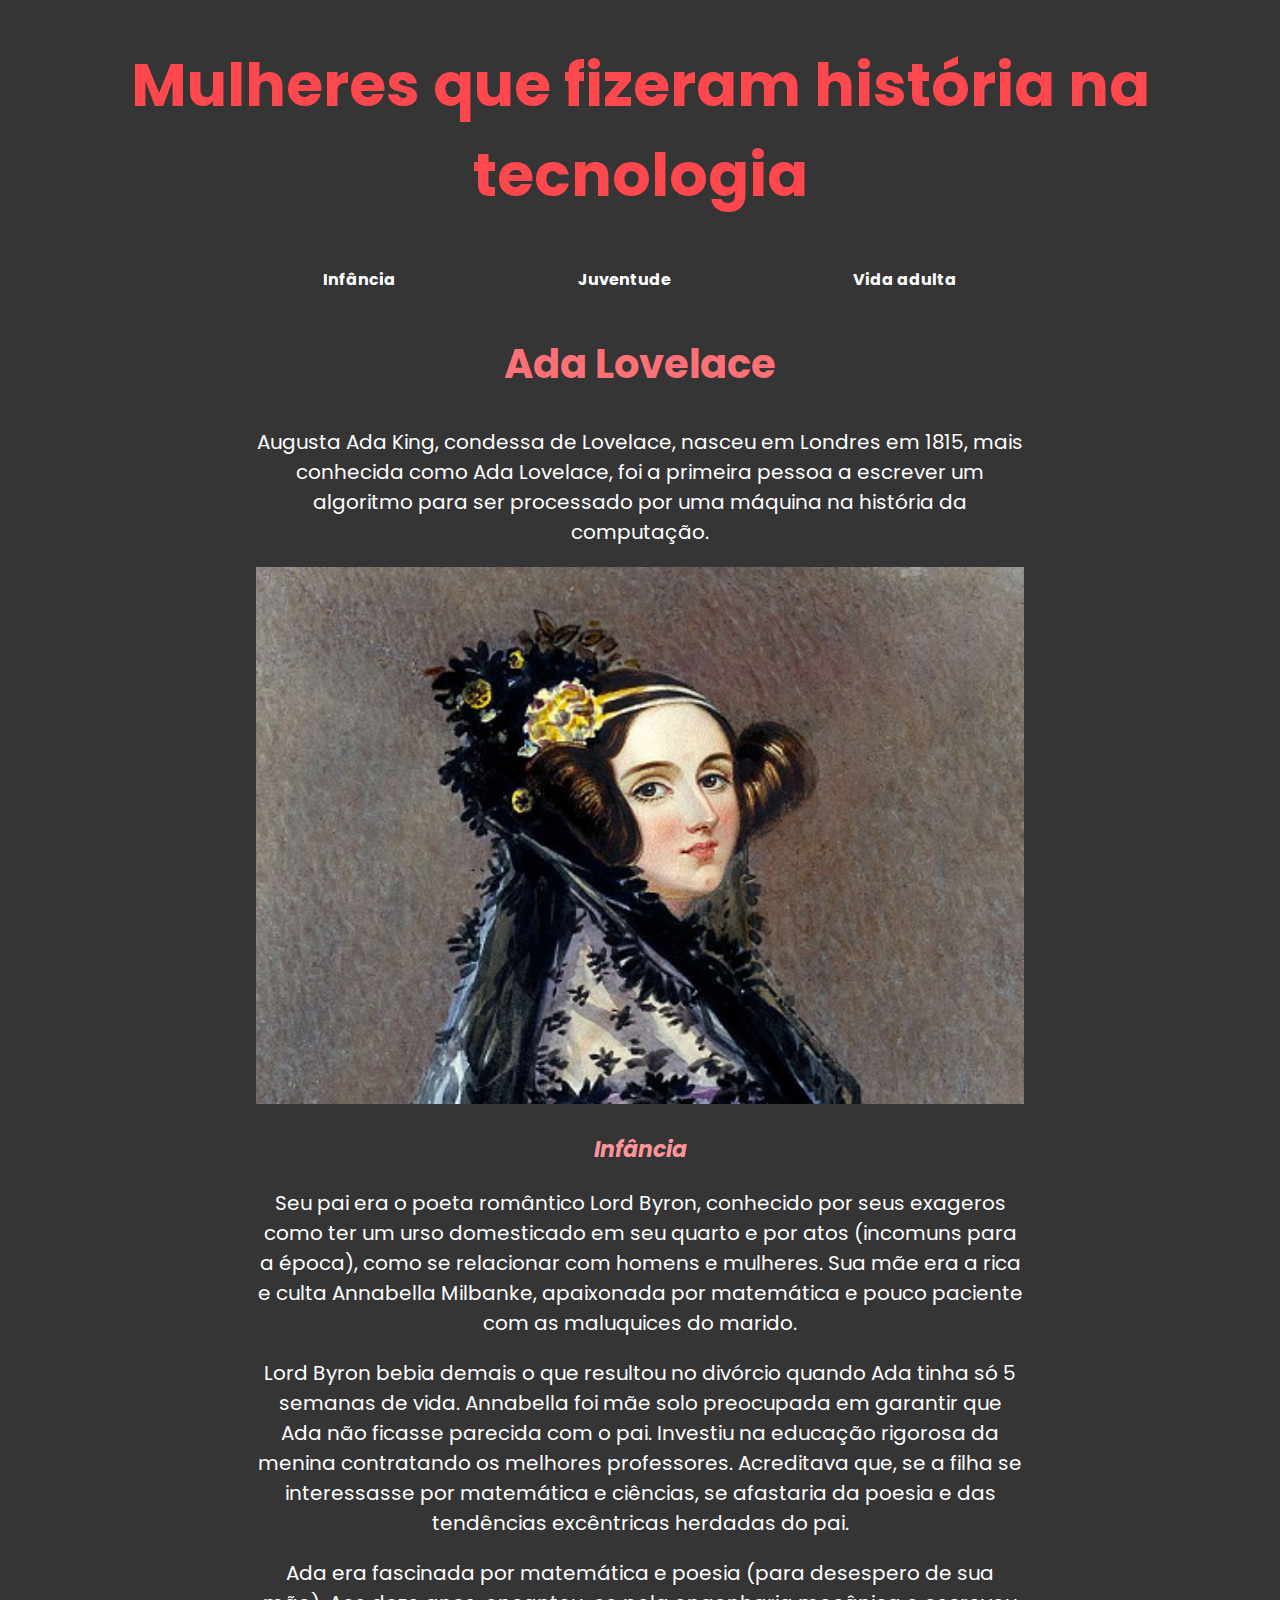
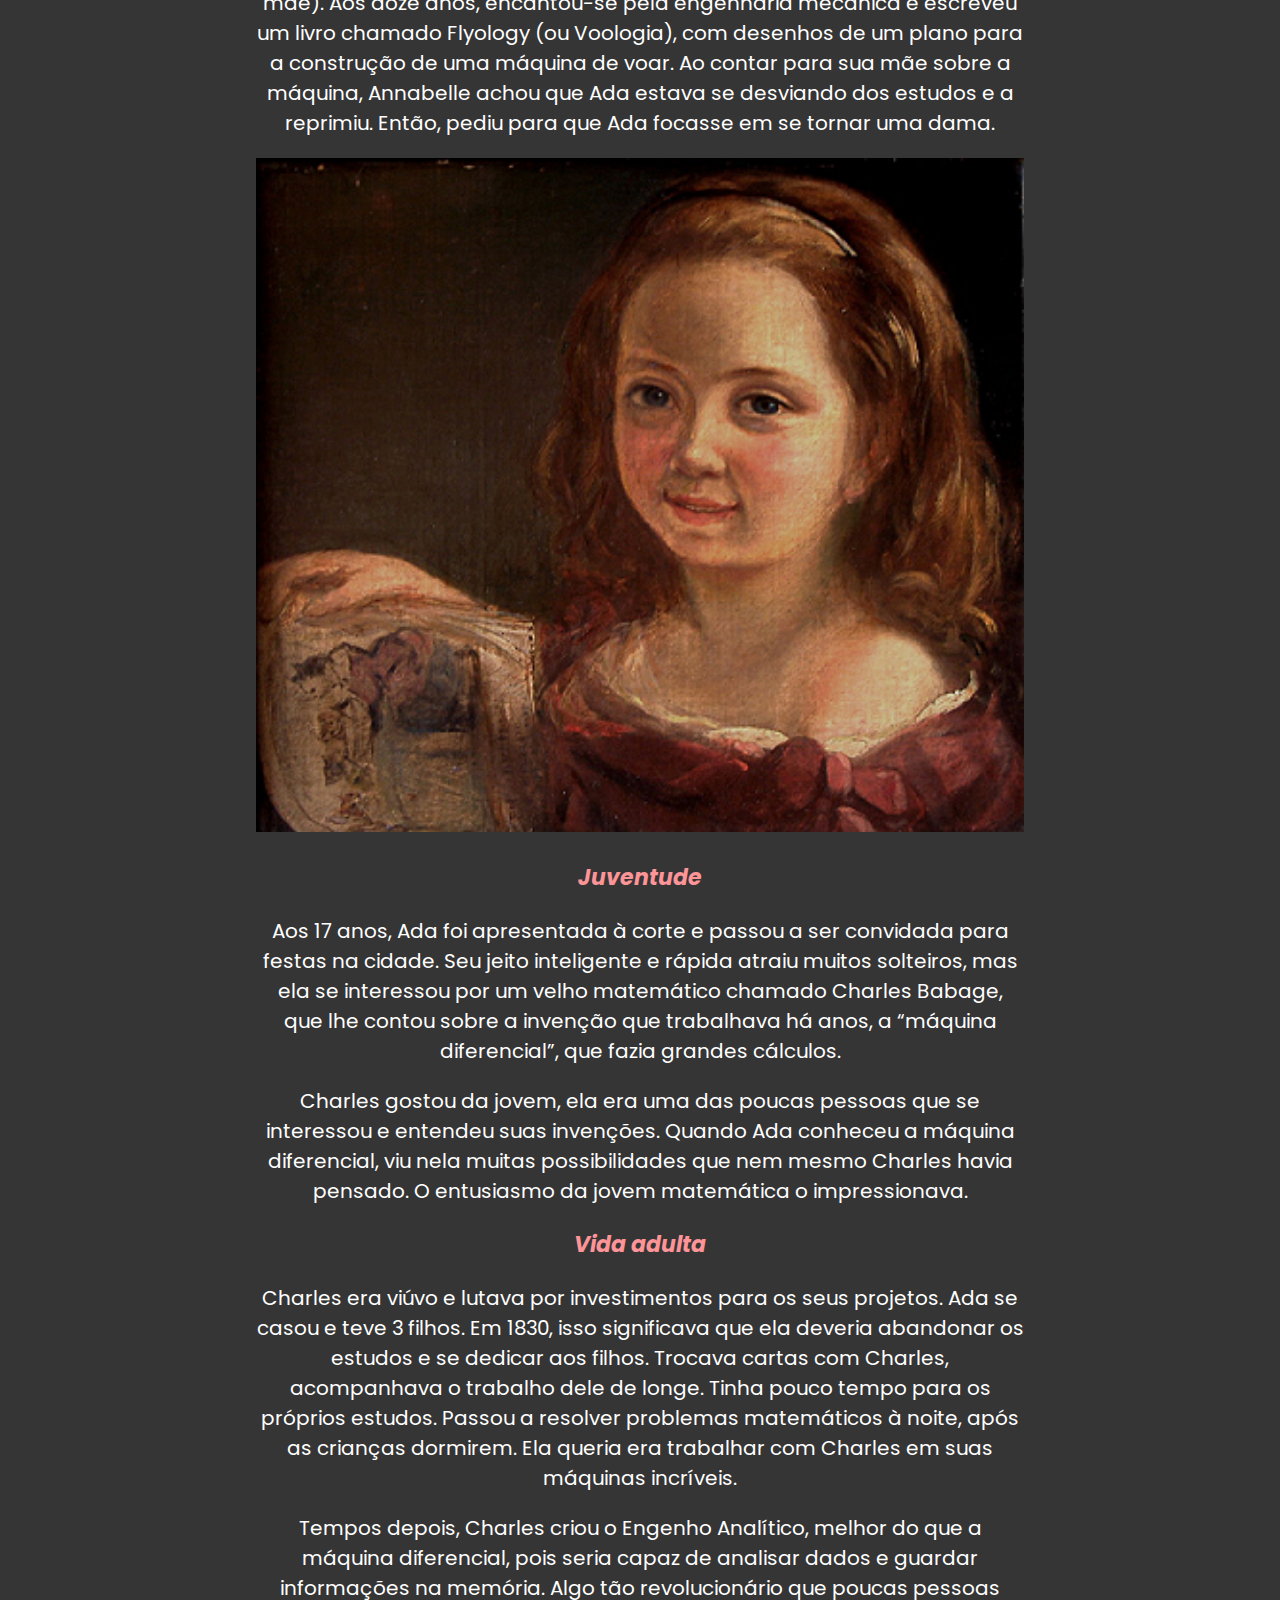
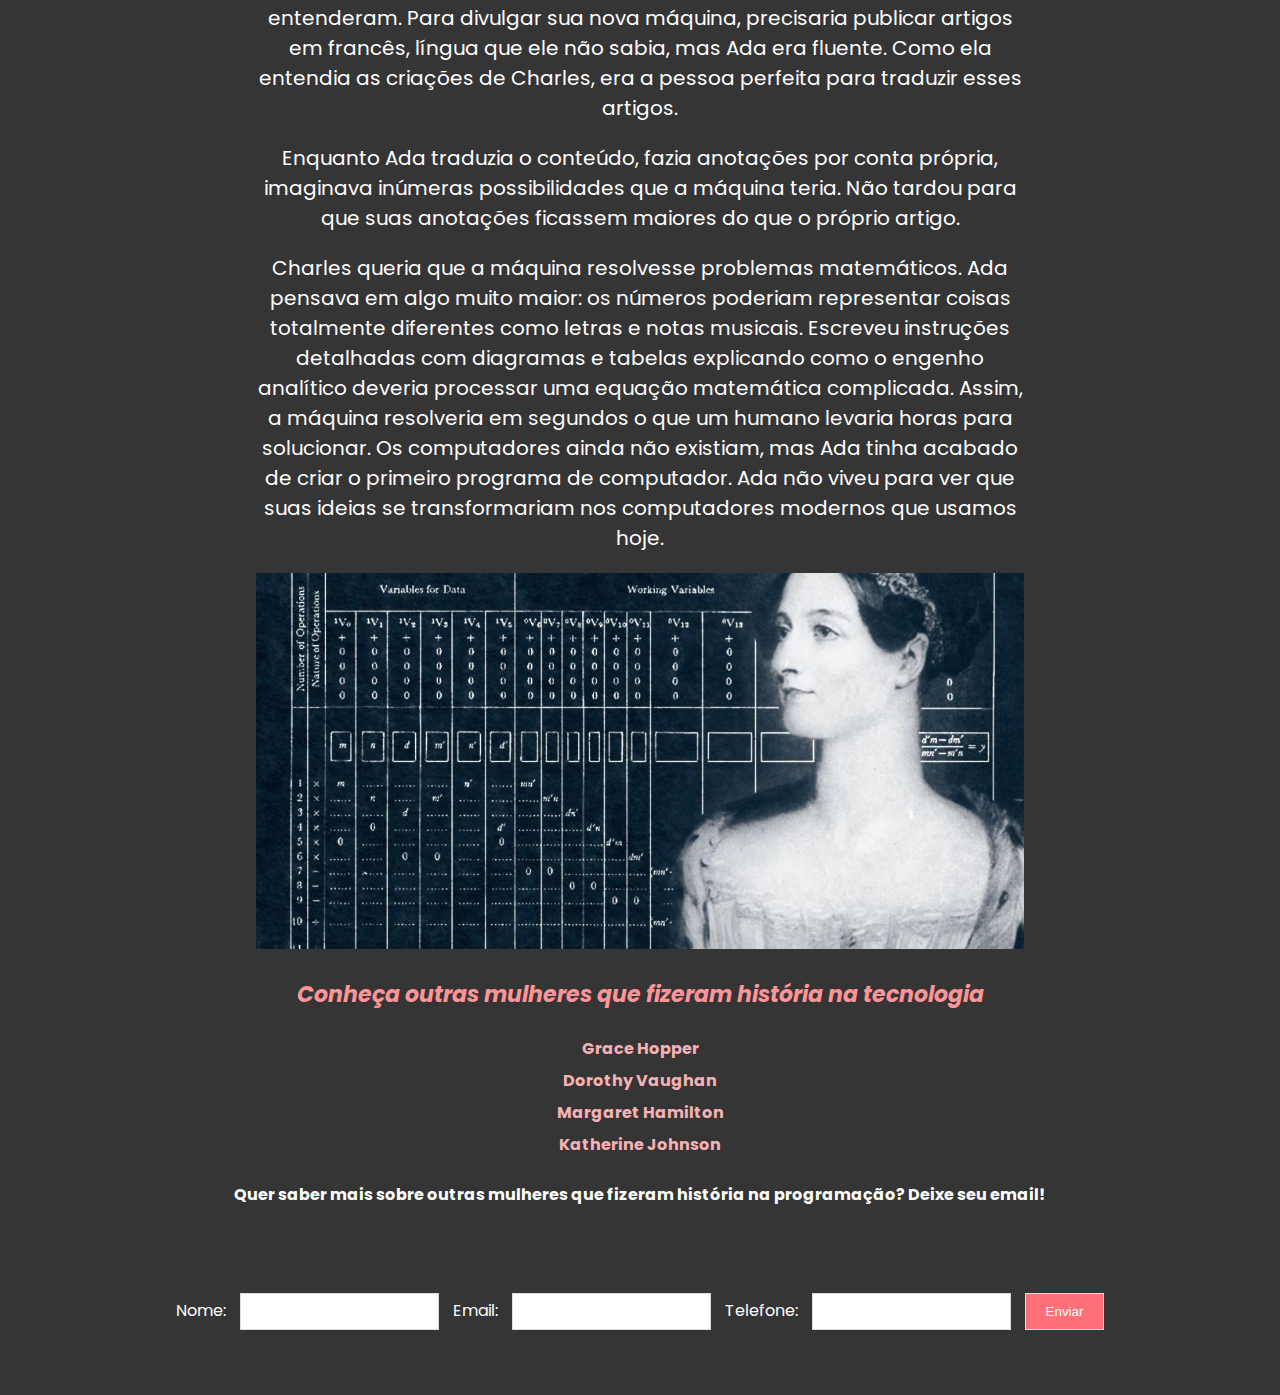
<file: programaria/index.html>
<!DOCTYPE html>
<html lang="pt-br">

<head>
    <meta charset="UTF-8">
    <meta name="viewport" content="width=device-width, initial-scale=1.0">
    <link rel="stylesheet" href="./styles/style.css">
    <link rel="shortcut icon" type="image/x-icon" href="images/favicon.ico">
    <title>Ada Lovelace</title>
</head>

<body>
    <h1>Mulheres que fizeram história na tecnologia</h1>
    <nav class="principal">
        <ul>
            <li>
                <a href="#infancia">Infância</a>
            </li>
            <li>
                <a href="#juventude">Juventude</a>
            </li>
            <li>
                <a href="#vida-adulta">Vida adulta</a>
            </li>
        </ul>
    </nav>
    <section>
        <h2>Ada Lovelace</h2>
        <p>Augusta Ada King, condessa de Lovelace, nasceu em Londres em 1815, mais conhecida como Ada Lovelace, foi a primeira pessoa a escrever um algoritmo para ser processado por uma máquina na história da computação.</p>
        <img src="./images/adaPintura.png" alt="Pintura colorida da Ada Lovelace">
        <section id="infancia">
            <h3 class="titulo-verde">Infância</h3>
            <p>Seu pai era o poeta romântico Lord Byron, conhecido por seus exageros como ter um urso domesticado em seu quarto e por atos (incomuns para a época), como se relacionar com homens e mulheres. Sua mãe era a rica e culta Annabella Milbanke, apaixonada
                por matemática e pouco paciente com as maluquices do marido.</p>
            <p>Lord Byron bebia demais o que resultou no divórcio quando Ada tinha só 5 semanas de vida. Annabella foi mãe solo preocupada em garantir que Ada não ficasse parecida com o pai. Investiu na educação rigorosa da menina contratando os melhores
                professores. Acreditava que, se a filha se interessasse por matemática e ciências, se afastaria da poesia e das tendências excêntricas herdadas do pai.</p>
            <p>Ada era fascinada por matemática e poesia (para desespero de sua mãe). Aos doze anos, encantou-se pela engenharia mecânica e escreveu um livro chamado Flyology (ou Voologia), com desenhos de um plano para a construção de uma máquina de voar.
                Ao contar para sua mãe sobre a máquina, Annabelle achou que Ada estava se desviando dos estudos e a reprimiu. Então, pediu para que Ada focasse em se tornar uma dama.</p>
            <img src="./images/adaCrianca.png" alt="Pintura de Ada criança segurando um desenho.">
        </section>
        <section id="juventude">
            <h3 class="titulo-vermelho">Juventude</h3>
            <p>Aos 17 anos, Ada foi apresentada à corte e passou a ser convidada para festas na cidade. Seu jeito inteligente e rápida atraiu muitos solteiros, mas ela se interessou por um velho matemático chamado Charles Babage, que lhe contou sobre a invenção
                que trabalhava há anos, a “máquina diferencial”, que fazia grandes cálculos.</p>
            <p>Charles gostou da jovem, ela era uma das poucas pessoas que se interessou e entendeu suas invenções. Quando Ada conheceu a máquina diferencial, viu nela muitas possibilidades que nem mesmo Charles havia pensado. O entusiasmo da jovem matemática
                o impressionava.</p>
        </section>
        <section id="vida-adulta">
            <h3 class="titulo-amarelo">Vida adulta</h3>
            <p>Charles era viúvo e lutava por investimentos para os seus projetos. Ada se casou e teve 3 filhos. Em 1830, isso significava que ela deveria abandonar os estudos e se dedicar aos filhos. Trocava cartas com Charles, acompanhava o trabalho dele
                de longe. Tinha pouco tempo para os próprios estudos. Passou a resolver problemas matemáticos à noite, após as crianças dormirem. Ela queria era trabalhar com Charles em suas máquinas incríveis.
            </p>
            <p>Tempos depois, Charles criou o Engenho Analítico, melhor do que a máquina diferencial, pois seria capaz de analisar dados e guardar informações na memória. Algo tão revolucionário que poucas pessoas entenderam. Para divulgar sua nova máquina,
                precisaria publicar artigos em francês, língua que ele não sabia, mas Ada era fluente. Como ela entendia as criações de Charles, era a pessoa perfeita para traduzir esses artigos.</p>
            <p>Enquanto Ada traduzia o conteúdo, fazia anotações por conta própria, imaginava inúmeras possibilidades que a máquina teria. Não tardou para que suas anotações ficassem maiores do que o próprio artigo.</p>
            <p>Charles queria que a máquina resolvesse problemas matemáticos. Ada pensava em algo muito maior: os números poderiam representar coisas totalmente diferentes como letras e notas musicais. Escreveu instruções detalhadas com diagramas e tabelas
                explicando como o engenho analítico deveria processar uma equação matemática complicada. Assim, a máquina resolveria em segundos o que um humano levaria horas para solucionar. Os computadores ainda não existiam, mas Ada tinha acabado de
                criar o primeiro programa de computador. Ada não viveu para ver que suas ideias se transformariam nos computadores modernos que usamos hoje.</p>
            <img src="./images/adaTabela.png" alt="Pintura de Ada jovem ao lado de uma tabela com algoritmos.">
        </section>
    </section>
    <h3>Conheça outras mulheres que fizeram história na tecnologia</h3>
    <nav>
        <ul>
            <li>
                <a href="https://pt.wikipedia.org/wiki/Grace_Hopper" target="_blank">Grace Hopper</a>
            </li>
            <li>
                <a href="https://pt.wikipedia.org/wiki/Dorothy_Vaughan" target="_blank">Dorothy Vaughan</a>
            </li>
            <li>
                <a href="https://pt.wikipedia.org/wiki/Margaret_Hamilton_(cientista_da_computa%C3%A7%C3%A3o)" target="_blank">Margaret Hamilton</a>
            </li>
            <li>
                <a href="https://pt.wikipedia.org/wiki/Katherine_Johnson" target="_blank">Katherine Johnson</a>
            </li>
        </ul>
    </nav>
    <h4>Quer saber mais sobre outras mulheres que fizeram história na programação? Deixe seu email!</h4>

    <form class="form-inline">
        <label for="nome">Nome:</label>
        <input id="nome" type="text">
        <label for="email">Email:</label>
        <input type="email" id="email">
        <label for="telefone">Telefone:</label>
        <input id="telefone" type="number">
        <button type="submit" id="botaoEnviar">Enviar</button>
    </form>

    <script type="text/javascript" src="./scripts/script.js"></script>
</body>

</html>
</file>
<file: styles/style.css>
*,
*:before,
*:after {
    padding: 0;
    margin: 0;
    box-sizing: border-box;
    font-family: "Roboto Mono", sans-serif;
}

body {
    height: 100vh;
    width: 100%;
    background-color: #bde4c3;
    display: flex;
    justify-content: center;
    align-items: center;
}

.inputs-velocity {
    min-width: 250px;
    max-width: 500px;
    background-color: #FFF;
    box-shadow: 0 20px 25px rgba(0,0,0,0.25);
    border-radius: 8px;
    margin: 10px;
    padding: 30px 30px;
}

.titulo-velocity {
    color: #8bbf93;
    font-weight: bold;
    text-align: center;
    margin: 30px;
}

.label-velocity {
    color: #8bbf93;
    font-size: 20px;
    font-weight: bold;
    margin: 10px 0 10px 0;
}

.input-velocity {
    width: 100%;
    height: 50px;
    font-size: 20px;
    border-radius: 5px;
    margin: 10px 0 10px 0;
    border: 2px solid #d2d2d2;
    outline: none;
}

.input-velocity:focus {
    border-color: #8bbf93;
}
</file>
<file: analog-clock/styles/style.css>
@import url("https://fonts.googleapis.com/css2?family=Poppins:wght@100;200;300;400;500;600;700;800;900&display=swap");

:root {
  --hue-color: 240;

  --first-color: hsl(var(--hue-color), 53%, 49%);
  --title-color: hsl(var(--hue-color), 53%, 15%);
  --text-color: hsl(var(--hue-color), 12%, 35%);
  --text-color-light: hsl(var(--hue-color), 12%, 65%);
  --white-color: #fff;
  --body-color: hsl(var(--hue-color), 24%, 94%);

  --body-font: "Poppins", sans-serif;
  --biggest-font-size: 3rem;
  --small-font-size: 0.813rem;
  --smaller-font-size: 0.75rem;
  --tiny-font-size: 0.625rem;

  --font-medium: 500;

  --mb-0-25: 0.25rem;
  --mb-1: 1rem;
  --mb-1-5: 1.5rem;
  --mb-2-5: 2.5rem;

  --z-normal: 1;
  --z-tooltip: 10;
}

@media screen and (min-width: 968px) {
  :root {
    --biggest-font-size: 3.5rem;
    --small-font-size: 0.875rem;
    --smaller-font-size: 0.813rem;
    --tiny-font-size: 0.75rem;
  }
}

body.dark-theme {
  --title-color: hsl(var(--hue-color), 12%, 95%);
  --text-color: hsl(var(--hue-color), 12%, 75%);
  --body-color: hsl(var(--hue-color), 10%, 16%);
}

.clock__theme {
  position: absolute;
  top: -1rem;
  right: -1rem;
  display: flex;
  padding: 0.25rem;
  border-radius: 50%;
  box-shadow: inset -1px -1px 1px hsla(var(--hue-color), 0%, 100%, 1),
    inset 1px 1px 1px hsla(var(--hue-color), 30%, 86%, 1);
  color: var(--first-color);
  cursor: pointer;
}

.dark-theme .clock__circle {
  box-shadow: 6px 6px 16px hsla(var(--hue-color), 8%, 12%, 1),
    -6px -6px 16px hsla(var(--hue-color), 8%, 20%, 1),
    inset -6px -6px 16px hsla(var(--hue-color), 8%, 20%, 1),
    inset 6px 6px 12px hsla(var(--hue-color), 8%, 12%, 1);
}

.dark-theme .clock__theme {
  box-shadow: inset -1px -1px 1px hsla(var(--hue-color), 8%, 20%, 1),
    inset 1px 1px 1px hsla(var(--hue-color), 8%, 12%, 1);
}

* {
  box-sizing: border-box;
  padding: 0;
  margin: 0;
}

body {
  margin: 0;
  font-family: var(--body-font);
  background-color: var(--body-color);
  color: var(--text-color);
}

a {
  text-decoration: none;
}

.container {
  max-width: 968px;
  margin-left: var(--mb-1);
  margin-right: var(--mb-1);
}

.grid {
  display: grid;
}

.clock__container {
  height: 100vh;
  grid-template-rows: 1fr max-content;
}

.clock__circle {
  position: relative;
  width: 200px;
  height: 200px;
  box-shadow: -6px -6px 16px var(--white-color),
    6px 6px 16px hsla(var(--hue-color), 30%, 86%, 1),
    inset 6px 6px 16px hsla(var(--hue-color), 30%, 86%, 1),
    inset -6px -6px 16px var(--white-color);
  border-radius: 50%;
  justify-self: center;
  display: flex;
  justify-content: center;
  align-items: center;
}

.clock__content {
  align-self: center;
  row-gap: 3.5rem;
}

.clock__twelve,
.clock__three,
.clock__six,
.clock__nine {
  position: absolute;
  width: 1rem;
  height: 1px;
  background-color: var(--text-color-light);
}

.clock__twelve,
.clock__six {
  transform: translateX(-50%) rotate(90deg);
}

.clock__twelve {
  top: 1.25rem;
  left: 50%;
}

.clock__three {
  top: 50%;
  right: 0.75rem;
}

.clock__six {
  bottom: 1.25rem;
  left: 50%;
}

.clock__nine {
  left: 0.75rem;
  top: 50%;
}

.clock__rounder {
  width: 0.75rem;
  height: 0.75rem;
  background-color: var(--first-color);
  border-radius: 50%;
  border: 2px solid var(--body-color);
  z-index: var(--z-tooltip);
}

.clock__hour,
.clock__minutes,
.clock__seconds {
  position: absolute;
  display: flex;
  justify-content: center;
}

.clock__hour {
  width: 105px;
  height: 105px;
}

.clock__hour::before {
  content: "";
  position: absolute;
  background-color: var(--text-color);
  width: 0.25rem;
  height: 3rem;
  border-radius: 0.75rem;
  z-index: var(--z-normal);
}

.clock__minutes {
  width: 136px;
  height: 136px;
}

.clock__minutes::before {
  content: "";
  position: absolute;
  background-color: var(--text-color);
  width: 0.25rem;
  height: 4rem;
  border-radius: 0.75rem;
  z-index: var(--z-normal);
}

.clock__seconds {
  width: 130px;
  height: 130px;
}

.clock__seconds::before {
  content: "";
  position: absolute;
  background-color: var(--first-color);
  width: 0.125rem;
  height: 5rem;
  border-radius: 0.75rem;
  z-index: var(--z-normal);
}

.clock__logo {
  width: max-content;
  justify-self: center;
  margin-bottom: var(--mb-2-5);
  font-size: var(--smaller-font-size);
  font-weight: var(--font-medium);
  color: var(--text-color-light);
  transition: 0.3s;
}

.clock__logo:hover {
  color: var(--first-color);
}

.clock__text {
  display: flex;
  justify-content: center;
}

.clock__text-hour,
.clock__text-minutes {
  font-size: var(--biggest-font-size);
  font-weight: var(--font-medium);
  color: var(--title-color);
}

.clock__text-ampm {
  font-size: var(--tiny-font-size);
  color: var(--title-color);
  font-weight: var(--font-medium);
  margin-left: var(--mb-0-25);
}

.clock__date {
  text-align: center;
  font-size: var(--small-font-size);
  font-weight: var(--font-medium);
}

@media screen and (min-width: 968px) {
  .container {
    margin-left: auto;
    margin-right: auto;
  }
  .clock__logo {
    margin-bottom: 3rem;
  }
}
</file>
<file: digital-clock/styles/style.css>
@import url("https://fonts.googleapis.com/css2?family=Poppins:wght@100;200;300;400;500;600;700;800;900&display=swap");

*,
*:before,
*:after {
  padding: 0;
  margin: 0;
  box-sizing: border-box;
}

body {
  height: 100vh;
  background: linear-gradient(135deg, #e0c3fc 0%, #8ec5fc 100%);
  font-family: "Poppins", sans-serif;
  display: flex;
  align-items: center;
  justify-content: center;
}

.time {
  width: 550px;
  height: 150px;
  position: absolute;
  transform: translate(-50%, -50%);
  top: 50%;
  left: 50%;
  display: flex;
  align-items: center;
  justify-content: space-between;
}

.time div {
  position: relative;
  background-color: #fff;
  height: 100%;
  width: 150px;
  display: flex;
  align-items: center;
  justify-content: center;
  font-size: 60px;
  font-weight: 700;
  color: #202020;
  border-radius: 5px;
  box-shadow: 0 15px 30px rgba(0, 0, 0, 0.3);
  letter-spacing: 3px;
}

.time span {
  font-weight: bolder;
  font-size: 60px;
  color: #fff;
}

.date {
  font-size: 20px;
  font-weight: 600;
  text-align: center;
  letter-spacing: 3px;
  margin-top: 250px;
  color: #fff;
}

@media screen and (max-width: 560px) {
  .time {
    width: 500px;
    height: 150px;
  }

  .date {
    font-size: 15px;
    margin-top: 250px;
  }
}

@media screen and (max-width: 490px) {
  .time {
    width: 300px;
    height: 100px;
  }

  .time div {
    font-size: 45px;
    margin: 3px;
  }

  .time span {
    font-weight: bolder;
    font-size: 50px;
    color: #fff;
  }

  .date {
    font-size: 15px;
    margin-top: 200px;
  }
}

@media screen and (max-width: 290px) {
  .time {
    width: 260px;
    height: 75px;
  }

  .time div {
    font-size: 45px;
    margin: 3px;
  }

  .time span {
    font-weight: bolder;
    font-size: 40px;
    color: #fff;
  }

  .date {
    font-size: 12px;
    margin-top: 150px;
  }
}
</file>
<file: fm-3-column-preview-card-component/styles/style.css>
@import url("https://fonts.googleapis.com/css2?family=Big+Shoulders+Display:wght@700&family=Lexend+Deca&display=swap");

:root {
  --bright-orange: hsl(31, 77%, 52%);
  --dark-cyan: hsl(184, 100%, 22%);
  --very-dark-cyan: hsl(179, 100%, 13%);
  --transparent-white: hsla(0, 0%, 100%, 0.75);
  --very-light-gray: hsl(0, 0%, 95%);
  --blue-link: hsl(228, 100%, 68%);
  font-size: 62.5%;
}

* {
  margin: 0;
  padding: 0;
  box-sizing: border-box;
}

body {
  width: 100%;
  height: calc(100vh - 1px);
  display: grid;
  place-items: center;
  background-color: var(--very-light-gray);
  font-family: "Lexend Deca", sans-serif;
}

main {
  width: 100%;
  display: grid;
  justify-items: center;
}

.bg-card-one {
  background-color: var(--bright-orange);
}

.text-btn-one {
  color: var(--bright-orange);
}

.bg-card-two {
  background-color: var(--dark-cyan);
}

.text-btn-two {
  color: var(--dark-cyan);
}

.bg-card-three {
  background-color: var(--very-dark-cyan);
}

.text-btn-three {
  color: var(--very-dark-cyan);
}

.cards {
  width: 87.2%;
  max-width: 37.5rem;
  display: flex;
  flex-flow: row wrap;
  border-radius: 0.8rem;
  overflow: hidden;
  margin-top: 20px;
}

.card {
  flex: 1 0 200px;
  display: flex;
  flex-flow: column nowrap;
  gap: 2.5rem;
  padding: 4.8rem 4.9rem;
}

.card-icon {
  margin-bottom: 1rem;
}

.card-title {
  font-family: "Big Shoulders Display", cursive;
  font-size: 4rem;
  font-weight: 700;
  text-transform: uppercase;
  color: var(--very-light-gray);
}

.card-description {
  font-size: 1.5rem;
  color: var(--transparent-white);
  line-height: 2.5rem;
}

.card-button {
  font-family: "Lexend Deca", sans-serif;
  font-size: 1.5rem;
  line-height: 2.5rem;
  background-color: var(--very-light-gray);
  width: max-content;
  padding: 1.1rem 3.2rem;
  border-radius: 2.5rem;
  border: 2px solid var(--very-light-gray);
  cursor: pointer;
  transition: background-color .5s ease;
}

.card-button:hover {
  border: 2px solid var(--very-light-gray);
  background: transparent;
  color: var(--very-light-gray);
}

.attribution {
  font-size: 11px;
  text-align: center;
  margin: 20px;
}

.attribution a {
  text-decoration: none;
  color: var(--blue-link);
}

@media (min-width: 950px) {
  .cards {
    flex-flow: row nowrap;
    max-width: 92rem;
  }

  .card-description {
    margin-bottom: 5.8rem;
  }
}
</file>
<file: fm-interactive-rating-component/styles/style.css>
@import url("https://fonts.googleapis.com/css2?family=Overpass:wght@400;700&display=swap");

:root {
  --orange: hsl(25, 97%, 53%);
  --white: hsl(0, 0%, 100%);
  --light-grey: hsl(217, 12%, 63%);
  --medium-grey: hsl(216, 12%, 54%);
  --dark-blue: hsl(213, 19%, 18%);
  --very-dark-blue: hsl(216, 12%, 8%);
  --blue-link: hsl(228, 100%, 68%);
  --dark-shadow: rgba(0, 0, 0, 0.35) 0px 5px 15px;
}

* {
  margin: 0;
  padding: 0;
  box-sizing: border-box;
  font-family: "Overpass", sans-serif;
}

main {
  width: 100%;
  display: flex;
  align-items: center;
  justify-content: center;
  flex-direction:column
}

body {
  width: 100%;
  height: 100vh;
  display: flex;
  align-items: center;
  justify-content: center;
  background-color: var(--very-dark-blue);
}

.rating-card {
  width: 400px;
  height: auto;
  background: linear-gradient(
    to bottom,
    rgb(37, 45, 55, 0.6),
    rgb(37, 45, 55, 0.4)
  );
  border-radius: 25px;
  padding: 20px 25px;
  box-shadow: var(--dark-shadow);
}

.rating-card__content .star {
  background-color: var(--dark-blue);
  padding: 10px;
  border-radius: 100%;
  margin-bottom: 20px;
}

.rating-card__title,
.thank-you__title {
  font-size: 30px;
  color: var(--white);
  font-weight: 700;
  margin-bottom: 15px;
}

.rating-card__description,
.thank-you__description {
  font-size: 15px;
  font-weight: 400;
  color: var(--medium-grey);
  line-height: 1.6;
  margin-bottom: 15px;
}

.form {
  width: 100%;
}

.form div {
  display: flex;
  align-items: center;
  justify-content: space-between;
  margin-bottom: 10px;
}

.form__radio-input {
  display: none;
}

.form__radio-label {
  display: block;
  cursor: pointer;
  margin-right: 55px;
  margin-bottom: 50px;
}

.form__radio-button {
  height: 50px;
  width: 50px;
  background-color: var(--dark-blue);
  border-radius: 100%;
  position: absolute;
  transition: background-color 0.2s;
}

.form__radio-button::after {
  content: "";
  height: 100%;
  width: 100%;
  border-radius: 100%;
  position: absolute;
  top: 0;
  left: 0;
  background-color: var(--medium-grey);
  opacity: 0;
  transition: opacity 0.2s;
}

.form__radio-button span {
  position: absolute;
  top: 50%;
  left: 50%;
  transform: translate(-50%, -50%);
  font-size: 15px;
  font-weight: 400;
  color: var(--white);
  z-index: 2;
}

.form__radio-button:hover {
    background-color: var(--orange);
}

.form__radio-input:checked ~ .form__radio-label .form__radio-button::after {
    opacity: 1;
}

.form__button {
    width: 100%;
    padding: 12px 20px;
    border-radius: 50px;
    border: none;
    font-size: 15px;
    cursor: pointer;
    background-color: var(--orange);
    color: var(--white);
    transition: background-color 0.2s, color 0.2s;
    text-transform: uppercase;
}

.form__button:hover {
    color: var(--orange);
    background-color: var(--white);
}

.thank-you {
    text-align: center;
}

.thank-you .thank-you-img {
    display: block;
    margin-left: auto;
    margin-right: auto;
    margin-bottom: 20px;
}

.thank-you .result {
    display: inline-block;
    background-color: var(--dark-blue);
    padding: 5px 15px;
    border-radius: 20px;
    color: var(--orange);
    font-weight: 400;
    margin-bottom: 20px;
}

.attribution {
  margin-top: 10px;
  font-size: 11px;
  text-align: center;
  color: var(--white);
}
.attribution a {
  text-decoration: none;
  color: var(--blue-link);
}


@media only screen and (min-width: 401px) and (max-width: 528px) {
    .rating-card {
        max-width: 400px;
    }
}

@media only screen and (max-width: 400px) {
    .rating-card {
        min-width: auto;
        width: 90%;
        display: flex;
        flex-direction: column;
        border-radius: 20px;
    }

    bottom {
        margin-top: 10px;
    }
}

@media only screen and (max-width: 300px) {
    .form__radio-label {
        margin-right: 25px;
        margin-bottom: 30px;
      }

    .form__radio-button {
        width: 30px;
        height: 30px;
      }
}
</file>
<file: fm-nft-preview-card-component/styles/style.css>
@import url("https://fonts.googleapis.com/css2?family=Outfit:wght@300;400;600&display=swap");

:root {
  --soft-blue: hsl(215, 51%, 70%);
  --cyan: hsl(178, 100%, 50%);
  --very-dark-blue-main: hsl(217, 54%, 11%);
  --very-dark-blue-card: hsl(216, 50%, 16%);
  --very-dark-blue-line: hsl(215, 32%, 27%);
  --white: hsl(0, 0%, 100%);
  --blue-link: hsl(228, 100%, 68%);
}

* {
  margin: 0;
  padding: 0;
  box-sizing: border-box;
}

main {
  width: 100%;
  display: flex;
  align-items: center;
  justify-content: center;
  flex-direction: column;
}

body {
  width: 100%;
  height: calc(100vh - 1px);
  display: flex;
  align-items: center;
  justify-content: center;
  padding: 1.25rem;
  background-color: var(--very-dark-blue-main);
  font-family: "Outfit", sans-serif;
  font-size: 16px;
  color: var(--soft-blue);
}

img {
  max-width: 100%;
}

ul {
  list-style-type: none;
}

p {
  font-weight: 300;
}

.card {
  width: 300px;
  height: auto;
  background-color: var(--very-dark-blue-card);
  padding: 1.25rem;
  border-radius: 0.5rem;
  box-shadow: var(--dark-shadow);
  margin-bottom: 2rem;
}

.card-header {
  position: relative;
}

.card-header img {
  border-radius: 0.5rem;
}

.card-header div {
  position: absolute;
  top: 0;
  cursor: pointer;
  background-color: hsl(178, 100%, 50%, 50%);
  width: 100%;
  height: calc(100% - 4px);
  border-radius: 0.5rem;
  z-index: 999;
  opacity: 0;
  transition: opacity 0.3s ease-in-out;
}

.card-header div:hover {
  opacity: 1;
}

.card-header div img {
  position: absolute;
  top: 50%;
  left: 50%;
  transform: translate(-50%, -50%);
}

.card-content h1 {
  color: var(--white);
  font-size: 21px;
  margin: 1rem 0.5rem 0.5rem 0;
}

.card-content h1:hover {
  color: var(--cyan);
  cursor: pointer;
}

.card-content ul {
  font-size: 15px;
  display: flex;
  align-items: center;
  justify-content: space-between;
  padding: 1rem 0;
  border-bottom: 1px solid var(--very-dark-blue-line);
}

.card-content ul li {
  display: flex;
  align-items: center;
}

.card-content ul li:first-child {
  color: var(--cyan);
  font-weight: 600;
}

.card-content ul li img {
  margin-right: 0.5rem;
}

.card-footer {
  display: flex;
  align-items: center;
  justify-content: start;
  padding-top: 1rem;
  font-size: 15px;
}

.card-footer img {
  width: 2rem;
  border: 1px solid var(--white);
  border-radius: 50%;
  margin-right: 1rem;
}

.card-footer p span {
  color: var(--white);
  font-weight: 400;
}

.card-footer p span:hover {
  color: var(--cyan);
  cursor: pointer;
}

.attribution {
  font-size: 11px;
  text-align: center;
  color: var(--white);
}
.attribution a {
  text-decoration: none;
  color: var(--blue-link);
}

@media only screen and (max-width: 300px) {
  .card {
    width: 250px;
  }

  .card-footer {
    font-size: 14px;
  }
}
</file>
<file: fm-order-summary-component/styles/style.css>
@import url("https://fonts.googleapis.com/css2?family=Red+Hat+Display:wght@500;700;900&display=swap");

:root {
  --pale-blue: hsl(225, 100%, 94%);
  --bright-blue: hsl(245, 75%, 52%);
  --very-pale-blue: hsl(225, 100%, 98%);
  --desaturated-blue: hsl(224, 23%, 55%);
  --dark-blue: hsl(223, 47%, 23%);
  --blue-link: hsl(228, 100%, 68%);
}

* {
  margin: 0;
  padding: 0;
  box-sizing: border-box;
}

main {
  width: 100%;
  display: flex;
  align-items: center;
  justify-content: center;
  flex-direction: column;
}

body {
  width: 100%;
  height: calc(100vh - 1px);
  display: flex;
  align-items: center;
  justify-content: center;
  font-family: "Red Hat Display", sans-serif;
}

img {
  max-width: 100%;
}

button {
  font-family: "Red Hat Display", sans-serif;
  border: none;
  padding: 5px 10px;
  border-radius: 10px;
  font-weight: 900;
  cursor: pointer;
  transition: all 0.2s ease-in-out;
}

.card {
  width: 400px;
  height: auto;
  background-color: white;
  margin: 20px;
  border-radius: 20px;
  box-shadow: 3px 3px 3px hsl(228, 45%, 44%, 0.15);
}

.card-image img {
  width: 100%;
  border-radius: 20px 20px 0 0;
}

.card-content {
  padding: 20px;
}

.card-title {
  font-size: 26px;
  color: var(--dark-blue);
  text-align: center;
  font-weight: 900;
}

.card-subtitle {
  font-size: 14px;
  padding: 20px;
  line-height: 1.6;
  color: var(--desaturated-blue);
  text-align: center;
}

.card-plan {
  margin: 0 auto 25px;
  padding: 20px;
  background-color: var(--very-pale-blue);
  width: 90%;
  border-radius: 7px;
  display: flex;
  align-items: center;
  justify-content: space-between;
}

.card-plan-left {
  display: flex;
  align-items: center;
  justify-content: center;
}

.card-plan-left h1 {
  font-size: 12px;
  font-weight: 900;
  color: var(--dark-blue);
  margin-bottom: 2px;
}

.card-plan-left p {
  font-size: 12px;
  color: var(--desaturated-blue);
  margin-top: 2px;
}

.card-plan-left img {
  margin-right: 10px;
}

.card-buttons {
  display: flex;
  flex-direction: column;
  align-items: center;
  justify-content: center;
}

.btn-change {
  background-color: transparent;
  color: var(--bright-blue);
  text-decoration: underline;
  font-size: 12px;
}

.btn-change:hover {
  color: hsla(243, 80%, 68%, 1);
}

.btn-proceed {
  font-size: 12px;
  background-color: var(--bright-blue);
  color: white;
  padding: 10px;
  margin-bottom: 10px;
  width: 90%;
  box-shadow: 0px 15px 20px -15px hsl(245, 75%, 52%);
}

.btn-proceed:hover {
  background-color: hsla(243, 80%, 68%, 1);
}

.btn-cancel {
  font-size: 12px;
  background-color: transparent;
  color: var(--desaturated-blue);
  padding: 10px;
}

.btn-cancel:hover {
  color: var(--dark-blue);
}

.attribution {
  font-size: 11px;
  text-align: center;
}
.attribution a {
  text-decoration: none;
  color: var(--blue-link);
}

@media (min-width: 768px) {
  body {
    background-image: url(../images/pattern-background-desktop.svg);
    background-repeat: no-repeat;
    background-size: contain;
    background-color: var(--pale-blue);
  }
}

@media (max-width: 768px) {
  body {
    background-image: url(../images/pattern-background-mobile.svg);
    background-repeat: no-repeat;
    background-size: contain;
    background-color: var(--pale-blue);
  }
}

@media only screen and (max-width: 425px) {
  .card {
    width: 320px;
    height: auto;
  }
}

@media only screen and (max-width: 340px) {
  .card {
    width: 250px;
    height: auto;
  }

  .card-content {
    padding: 10px;
  }

  .card-title {
    font-size: 24px;
  }

  .card-subtitle {
    font-size: 12px;
    padding: 12px;
    line-height: 1.6;
    color: var(--desaturated-blue);
    text-align: center;
  }

  .card-plan {
    margin: 10px auto 25px;
    padding: 5px;
  }

  .card-plan-left h1 {
    font-size: 10px;
    margin-bottom: 1px;
  }
  
  .card-plan-left p {
    font-size: 10px;
    margin-top: 1px;
  }

  .btn-change {
    font-size: 10px;
  }

  .btn-proceed {
    font-size: 10px;
  }

  .btn-cancel {
    font-size: 10px;
    padding: 5px;
  }
}
</file>
<file: fm-product-preview-card-component/styles/style.css>
@import url('https://fonts.googleapis.com/css2?family=Fraunces:wght@700&family=Montserrat:wght@500;700&display=swap');

:root {
    --dark-cyan: hsl(158, 36%, 37%);
    --very-dark-cyan: hsl(156, 42%, 18%);
    --cream: hsl(30, 38%, 92%);
    --very-dark-blue: hsl(212, 21%, 14%);
    --dark-grayish-blue: hsl(228, 12%, 48%);
    --white: hsl(0, 0%, 100%);
    --blue-link: hsl(228, 45%, 44%);
}

* {
    margin: 0;
    padding: 0;
    box-sizing: border-box;
    font-family: 'Montserrat', sans-serif;
}

body {
    width: 100%;
    height: 100vh;
    display: flex;
    align-items: center;
    justify-content: center;
    background-color: var(--cream);
}

main {
    width: 100%;
}

.card {
    min-width: 750px;
    width: 30%;
    margin:  0 auto;
    display: flex;
    background-color: var(--white);
    border-radius: 10px;
}

.left {
    width: 50%;
    background-image: url(../images/image-product-desktop.jpg);
    background-position: center;
    background-size: cover;
    border-top-left-radius: 10px;
    border-bottom-left-radius: 10px;
}

.right {
    width: 50%;
    display: flex;
    flex-direction: column;
    row-gap: 24px;
    padding: 35px 40px;
    border-top-right-radius: 10px;
    border-bottom-right-radius: 10px;
}

.item-category {
    font-size: 16px;
    color: var(--dark-grayish-blue);
    letter-spacing: 4px;
    text-transform: uppercase;
    font-weight: 500;
}

h1 {
    font-family: 'Fraunces', serif;
    font-size: 38px;
    color: var(--very-dark-blue);
}

.description {
    font-size: 14px;
    width: 85%;
    line-height: 1.5;
    color: var(--dark-grayish-blue);
}

.prices {
    width: 100%;
    display: flex;
    align-items: center;
    gap: 24px;
}

.prices-updated {
    font-family: 'Fraunces', serif;
    font-size: 36px;
    color: var(--dark-cyan);
}

.prices-previous {
    font-size: 14px;
    text-decoration: line-through;
    color: var(--dark-grayish-blue);
}

button {
    width: 100%;
    padding: 17px 0;
    margin: 0 auto;
    display: flex;
    align-items: center;
    justify-content: center;
    color: var(--white);
    background-color: var(--dark-cyan);
    font-weight: 700;
    border-radius: 7px;
    border: none;
    cursor: pointer;
    transition: background-color .5s ease;
}

button:hover {
    background-color: var(--very-dark-cyan);
}

button img {
    margin-right: 7px;
}

.attribution { 
    margin-top: 10px;
    font-size: 11px; 
    text-align: center; 
}
.attribution a { 
    text-decoration: none;
    color: var(--blue-link); 
}

@media only screen and (min-width: 751px) and (max-width: 878px) {
    .card {
        max-width: 750px;
    }
}

@media only screen and (max-width: 750px) {
    .card {
        min-width: auto;
        width: 90%;
        display: flex;
        flex-direction: column;
        border-radius: 10px;
    }

    .left {
        width: 100%;
        height: 350px;
        background-image: url(../images/image-product-mobile.jpg);
        border-radius: 10px 10px 0 0;
    }

    .right {
        width: 100%;
        row-gap: 12px;
        padding: 25px;
        border-radius: 0 0 10px 10px;
    }

    .item-category {
        font-size: 14px;
    }

    h1 {
        font-size: 32px;
        line-height: 1;
    }

    .description {
        width: 95%;
        margin-top: 10px;
        margin-bottom: 15px;
        line-height: 1.7;
        font-size: 12px;
    }

    bottom {
        margin-top: 10px;
    }

}
</file>
<file: fm-qr-code-component/styles/style.css>
@import url("https://fonts.googleapis.com/css2?family=Outfit:wght@400;700&display=swap");

:root {
  --white: hsl(0, 0%, 100%);
  --light-gray: hsl(212, 45%, 89%);
  --grayish-blue: hsl(220, 15%, 55%);
  --dark-blue: hsl(218, 44%, 22%);
  --blue-link: hsl(228, 45%, 44%);
  --dark-shadow: rgba(0, 0, 0, 0.15) 5px 5px 5px;
}

* {
  margin: 0;
  padding: 0;
  box-sizing: border-box;
}

body {
  width: 100%;
  height: calc(100vh - 1px);
  display: flex;
  align-items: center;
  justify-content: center;
  background-color: var(--light-gray);
  font-family: "Outfit", sans-serif;
}

main {
  width: 100%;
  display: flex;
  align-items: center;
  justify-content: center;
  flex-direction: column;
}

img {
  max-width: 100%;
}

.card {
  width: 320px;
  height: auto;
  background-color: var(--white);
  padding: 1.25rem;
  border-radius: 0.625rem;
  box-shadow: var(--dark-shadow);
  margin-bottom: 2rem;
}

.card img {
  border-radius: 0.625rem;
  margin-bottom: 1rem;
}

.card h1 {
  color: var(--dark-blue);
  text-align: center;
  margin-bottom: 1rem;
  font-size: 24px;
}

.card p {
  color: var(--grayish-blue);
  text-align: center;
  margin-bottom: 1rem;
  font-size: 16px;
}

.attribution {
  margin-top: 10px;
  font-size: 11px;
  text-align: center;
}
.attribution a {
  text-decoration: none;
  color: var(--blue-link);
}

@media only screen and (max-width: 300px) {
  .card {
    width: 250px;
  }
}
</file>
<file: fm-stats-preview-card-component/styles/style.css>
@import url("https://fonts.googleapis.com/css2?family=Inter:wght@400;700&family=Lexend+Deca&display=swap");

:root {
  --very-dark-blue: hsl(233, 47%, 7%);
  --dark-desaturated-blue: hsl(244, 38%, 16%);
  --soft-violet: hsl(277, 64%, 61%);
  --white: hsl(0, 0%, 100%);
  --slightly-transparent-white-paragraph: hsla(0, 0%, 100%, 0.75);
  --slightly-transparent-white-headings: hsla(0, 0%, 100%, 0.6);
  --blue-link: hsl(228, 100%, 68%);
  font-size: 62.5%;
}

* {
  margin: 0;
  padding: 0;
  box-sizing: border-box;
}

body {
  font-family: 'Inter', sans-serif;
  background-color: var(--very-dark-blue);
  width: 100%;
  min-height: 100vh;
  padding: 2.4rem;
  display: grid;
  place-items: center
}

.card {
  width: 100%;
  height: auto;
  display: grid;
  justify-items: center;
  grid: "img" min-content "info" min-content / 1fr;
  border-radius: 0.8rem;
  overflow: hidden;
  max-width: 65rem;
  background-color: var(--dark-desaturated-blue);
  color: var(--white);
}

.card-content__img {
  width: 100%;
  grid-area: img;
  background-color: var(--soft-violet);
}

.card-content__img img {
  width: 100%;
  height: 100%;
  object-fit: cover;
  mix-blend-mode: multiply;
  opacity: 0.75;
}

.card-content__info {
  width: 100%;
  padding: 4rem 3.1rem 3.2rem;
  display: flex;
  flex-flow: column nowrap;
  gap: 1.6rem;
  max-width: 65rem;
  grid-area: info;
  text-align: center;
}

.info__title {
  font-size: clamp(2.8rem, 2.4364rem + 0.9697vw, 3.6rem);
  line-height: 3.2rem;
  font-weight: 700;
}

.info__title span {
  color: var(--soft-violet);
}

.info__subtitle {
  font-size: 1.5rem;
  line-height: 2.5rem;
  opacity: 0.75;
  margin-bottom: 2.4rem;
}

.info__attributes {
  display: flex;
  flex-flow: column nowrap;
  gap: 2.4rem;
}

.attribute {
  text-transform: uppercase;
}

.highlight {
  font-size: 2.4rem;
  font-weight: 700;
  margin-bottom: 0.2rem;
}

.complement {
  font-size: 1.2rem;
  font-weight: 500;
  letter-spacing: 0.1rem;
  line-height: 2.5rem;
  opacity: 0.6;
}

.attribution {
  font-size: 11px;
  text-align: center;
  color: var(--white);
  margin: 20px;
}

.attribution a {
  text-decoration: none;
  color: var(--blue-link);
}

@media screen and (min-width: 1200px) {
  .card {
    grid: "info img" min-content / 1fr min-content;
    max-width: 111rem;
  }

  .card-content__img {
    min-width: 54rem;
  }

  .card-content__info {
    padding: 7.1rem 12rem 5.9rem 7.2rem;
    text-align: left;
    gap: 2.5rem;
  }

  .info__title {
    line-height: 4.4rem;
  }

  .info__subtitle {
    margin-bottom: 4.7rem;
  }

  .info__attributes {
    flex-flow: row nowrap;
    gap: 6.3rem;
  }

  .info__attributes {
    display: flex;
    align-items: center;
    justify-content: center;
    flex-flow: row nowrap;
    gap: 6.3rem;
  }
}

@media screen and (min-width: 1000px) and (max-width: 1200px) {
  .card {
    grid: "info img" min-content / 1fr min-content;
    max-width: 100rem;
  }

  .card-content__img {
    min-width: 43rem;
  }

  .card-content__info {
    padding: 7.1rem 12rem 5.9rem 7.2rem;
    text-align: left;
    gap: 2.5rem;
  }

  .info__title {
    line-height: 4.4rem;
  }

  .info__subtitle {
    margin-bottom: 4.7rem;
  }

  .info__attributes {
    flex-flow: row nowrap;
    gap: 6.3rem;
  }
}
</file>
<file: glassmorphic-calculator/styles/style.css>
@import url('https://fonts.googleapis.com/css2?family=Poppins:wght@100;200;300;400;500;600;700;800;900&display=swap');

* {
    margin: 0;
    padding: 0;
    box-sizing: border-box;
    font-family: 'Poppins', sans-serif;
}

body {
    display: flex;
    justify-content: center;
    align-items: center;  
    min-height: 100vh;
    background: linear-gradient(to bottom right, #2196f3, #E91E63);
}

.container {
    position: relative;
    background: rgba(255, 255, 255, 0.05);
    border-radius: 6px;
    overflow: hidden;
    z-index: 10;
    backdrop-filter: blur(20px);
    border-top: 1px solid rgba(255, 255, 255, 0.2);
    border-left: 1px solid rgba(255, 255, 255, 0.2);
    box-shadow: 5px 5px 30px rgba(0, 0, 0, 0.2);
}

.container .calculator {
    padding: 20px;
    display: grid;
    grid-template-columns: repeat(4, 68px);
}

input {
    grid-column: span 4;
    height: 140px;
    width: 280px;
    padding: 10px;
    text-align: right;
    border: none;
    outline: none;
    margin: auto;
    font-size: 30px;
    background: transparent;
    color: #fff;

}

button {
    height: 70px;
    width: 70px;
    color: #fff;
    background: transparent;
    font-weight: 400;
    cursor: pointer;
    font-size: 20px;
    user-select: none;
    border: none;
    outline: none;
    transition: 0.5s;
}

button:hover {
    transition: 0s;
    background: rgba(255, 255, 255, 0.05);
}

.equal {
    width: 140px;
}
</file>
<file: neumorphic-calculator/styles/style.css>
@import url('https://fonts.googleapis.com/css2?family=Poppins:wght@100;200;300;400;500;600;700;800;900&display=swap');

* {
    margin: 0;
    padding: 0;
    box-sizing: border-box;
    background-color: #F0F0F3;
    font-family: 'Poppins', sans-serif;
    outline: none;
}

.container {
    height: 100vh;
    display: flex;
    justify-content: center;
    align-items: center;
}

.calculator {
    background-color: #F0F0F3;
    padding: 15px;
    border-radius: 30px;
    box-shadow: inset 5px 5px 12px #ffffff,
                      5px 5px 12px rgba(0, 0, 0, .16);
    display: grid;
    grid-template-columns: repeat(4, 68px);
}

input {
    grid-column: span 4;
    height: 70px;
    width: 260px;
    background-color: #F0F0F3;
    box-shadow: inset -5px -5px 12px #ffffff,
                inset 5px 5px 12px rgba(0, 0, 0, .16);
    border: none;
    border-radius: 30px;
    color:rgb(70, 70, 70);
    font-size: 50px;
    text-align: end;
    margin: auto;
    margin-top: 40px;
    margin-bottom: 30px;
    padding: 20px;
}

button {
    height: 48px;
    width: 48px;
    background-color: #F0F0F3;
    box-shadow: inset -5px -5px 12px #ffffff,
                inset 5px 5px 12px rgba(0, 0, 0, .16);
    border: none;
    border-radius: 50%;
    margin: 8px;
    font-size: 16px;
}

.equal {
    width: 115px;
    border-radius: 40px;
    background-color: #F0F0F3;
    box-shadow: inset -5px -5px 12px #ffffff,
                inset 5px 5px 12px rgba(0, 0, 0, .16);
}
</file>
<file: orion-lamp/styles/style.css>
@import url('https://fonts.googleapis.com/css2?family=Poppins:wght@100;300;400;500;600;700;800;900&display=swap');

* {
    margin: 0;
    padding: 0;
    font-family: 'Poppins', sans-serif;
    box-sizing: border-box;
}

.hero {
    background: #181a25;
    min-height: 100vh;
    width: 100%;
    color: #ffffff;
    position: relative;
}

nav {
    display: flex;
    align-items: center;
    padding: 20px 8%;
}

nav .menu-img {
    width: 25px;
    margin-right: 20px;
    cursor: pointer;
}

nav .logo {
    width: 160px;
    cursor: pointer;
}

nav ul {
    flex: 1;
    text-align: right;
}

nav ul li {
    display: inline-block;
    list-style: none;
    margin: 0 20px;
}

nav ul li a {
    text-decoration: none;
    color: #ffffff;
}

button {
    background: #e6ecff;
    height: 30px;
    width: 60px;
    border-radius: 20px;
    border: 0;
    outline: 0;
    cursor: pointer;
    transition: background 0.5s;
}

button span {
    display: block;
    background: #6d6d6d;
    height: 26px;
    width: 26px;
    border-radius: 50%;
    margin-left: 2px;
    transition: background 0.5s, margin-left 0.5s;
}

.lamp-container {
    position: absolute;
    top: -20px;
    left: 22%;
    width: 200px;
}

.lamp {
    width: 100%;
}

.light {
    position: absolute;
    top: 97%;
    left: 50%;
    transform: translateX(-50%);
    width: 700px;
    margin-left: -10px;
    opacity: 0;
    transition: opacity 0.5s;
}

.text-container {
    max-width: 600px;
    margin-top: 7%;
    margin-left: 50%;
    margin-right: 20px;
}

.text-container h1 {
    font-size: 80px;
    font-weight: 400;
}

.text-container a {
    text-decoration: none;
    background: #527BFF;
    padding: 14px 40px;
    display: inline-block;
    color: #ffffff;
    font-size: 18px;
    margin-top: 30px;
    border-radius: 30px;
}

.control {
    display: flex;
    align-items: center;
    justify-content: flex-end;
    margin-top: 150px;
    margin-right: 20px;
}

.control .line {
    width: 250px;
    height: 4px;
    background: #ffffff;
    margin: 0 20px;
    border-radius: 2px;
}

.control .line span {
    width: 50%;
    height: 8px;
    margin-top: -2px;
    border-radius: 4px;
    background: #527BFF;
    display: block;
}

.active {
    background: #527bff;
}

.active span {
    background: #ffffff;
    margin-left: 31px;
}

.on {
    opacity: 1;
}
</file>
<file: programaria/styles/style.css>
@import url('https://fonts.googleapis.com/css2?family=Poppins:wght@100&display=swap');

* {
    box-sizing: border-box;
}

body {
    text-align: center;
    font-family: 'Poppins', sans-serif;
    background-color: rgb(53, 53, 53);
    color: #ffffff;
    margin: 0;
}

h1 {
    font-size: 60px;
    font-weight: bold;
    color: #ff484e;
}

.principal {
    margin: auto 30px;
}

.principal a {
    color: #fff;
    text-decoration: none;
    font-weight: bold;
}

.principal li {
    display: inline-block;
    line-height: 2.5;
    margin: 0 89px;
}

h2 {
    font-weight: bold;
    color: #ff7176;
    font-size: 40px;
}

h3 {
    font-size: 22px;
    color: #fd9498;
    font-style: italic;
}

section {
    width: 60%;
    margin: 0 auto;
}

section section {
    width: 100%;
}

ul {
    list-style-type: none;
    line-height: 2;
    padding-left: 0;
}

a {
    text-decoration: none;
    color: #f6b1b3;
    font-weight: 700;
}

p {
    line-height: 1.5;
    font-size: 20px;
}

img {
    width: 100%;
}

.form-inline {
    padding: 60px;
    width: 100%;
    flex-flow: row wrap;
    align-items: center;
}

.form-inline label {
    margin: 5px 10px 5px 0;
    text-align: right;
}

.form-inline input {
    vertical-align: middle;
    margin: 5px 10px 5px 0;
    padding: 10px;
    background-color: #fff;
    border: 1px solid #ddd;
}

.form-inline button {
    padding: 10px 20px;
    background-color: #ff7176;
    border: 1px solid #ddd;
    color: white;
    cursor: pointer;
}

.form-inline button:hover {
    background-color: #f6444a;
}

@media (max-width: 480px) {
    .form-inline input {
        margin: 10px 0;
    }
    .form-inline {
        flex-direction: column;
        align-items: stretch;
    }
}
</file>
